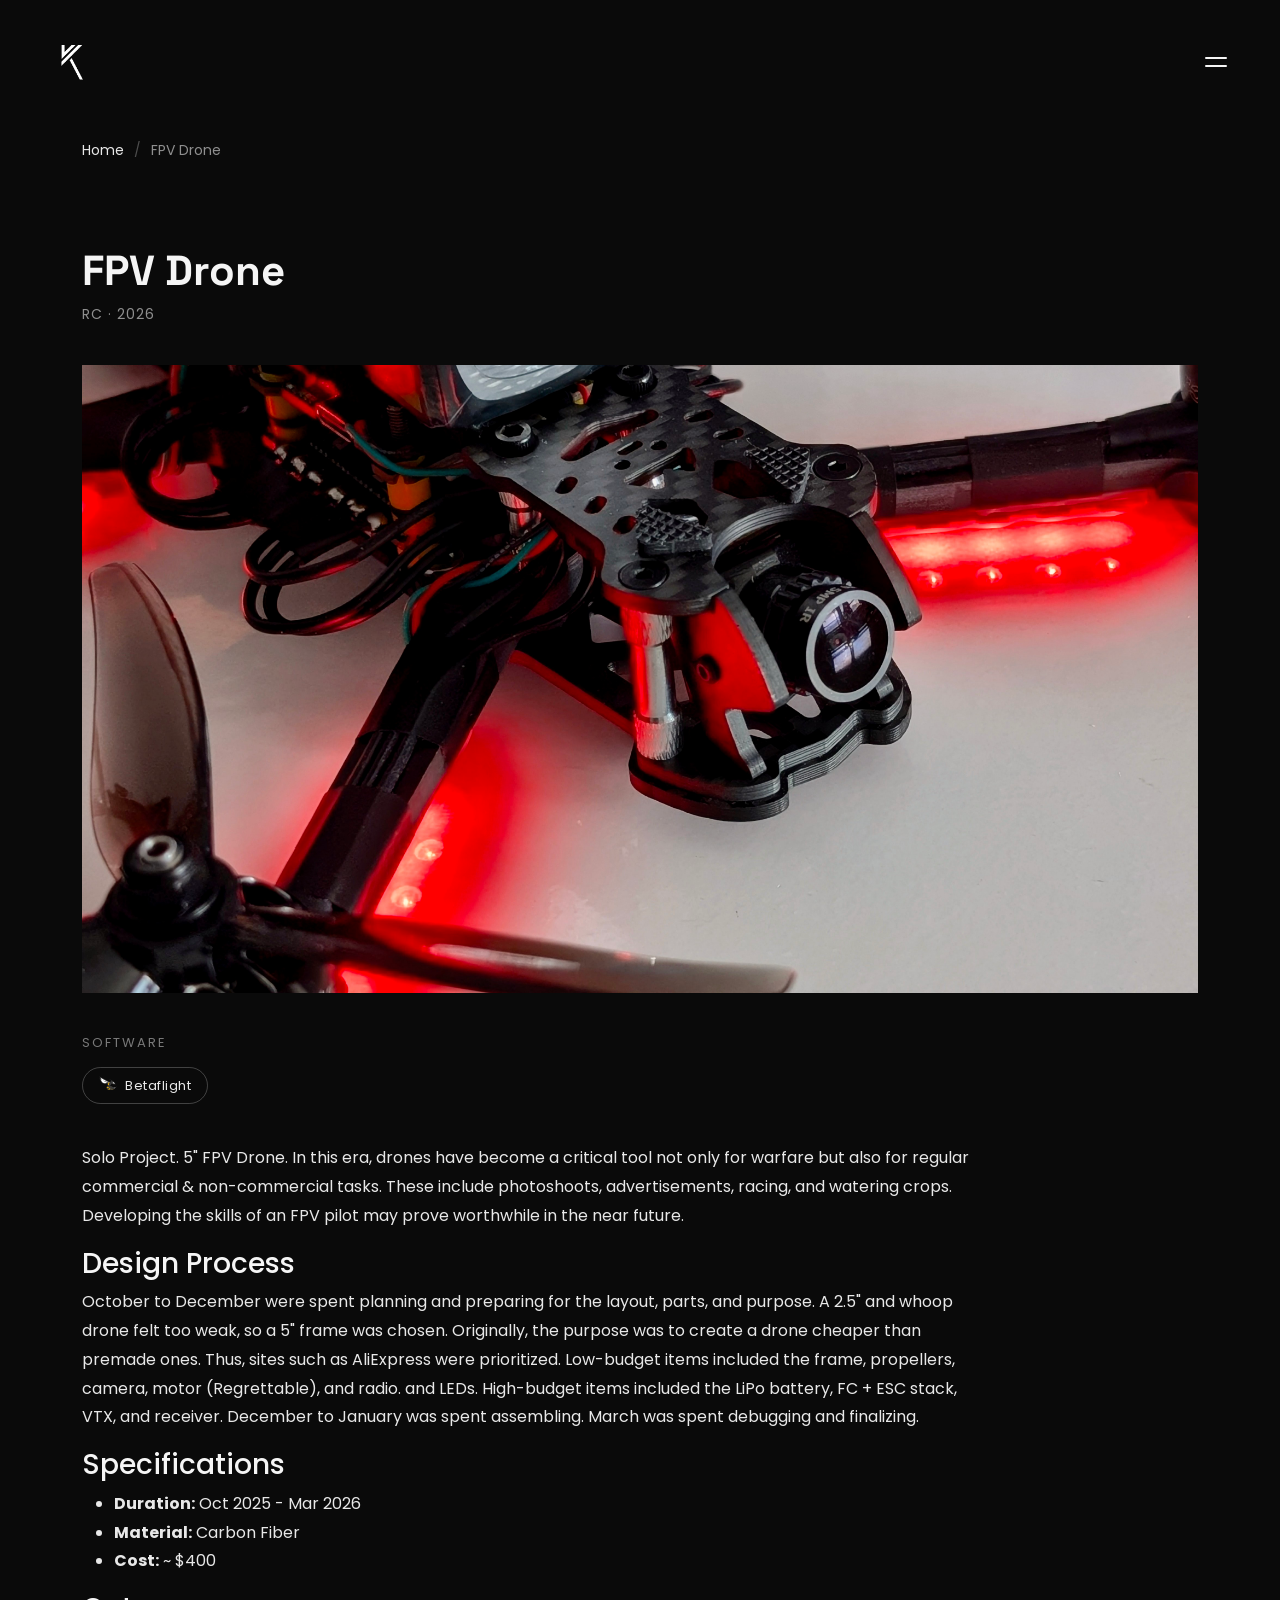
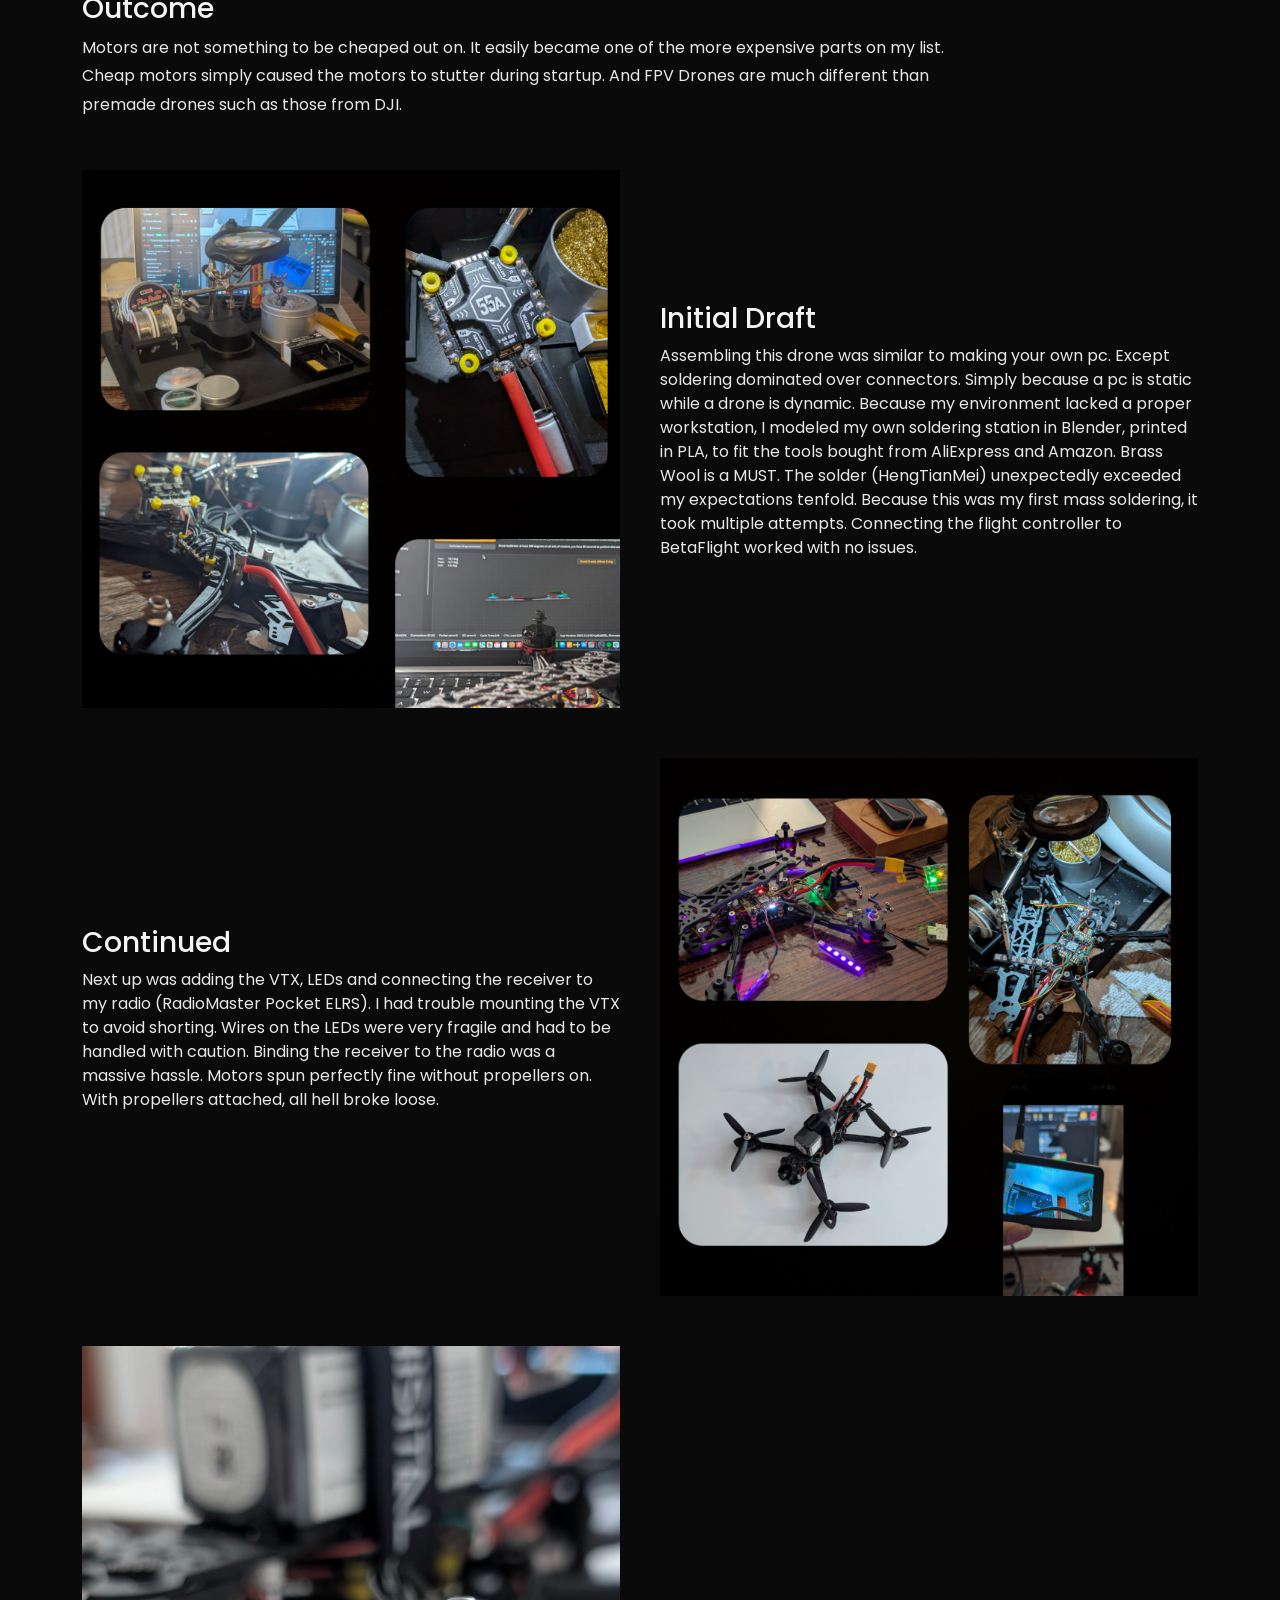
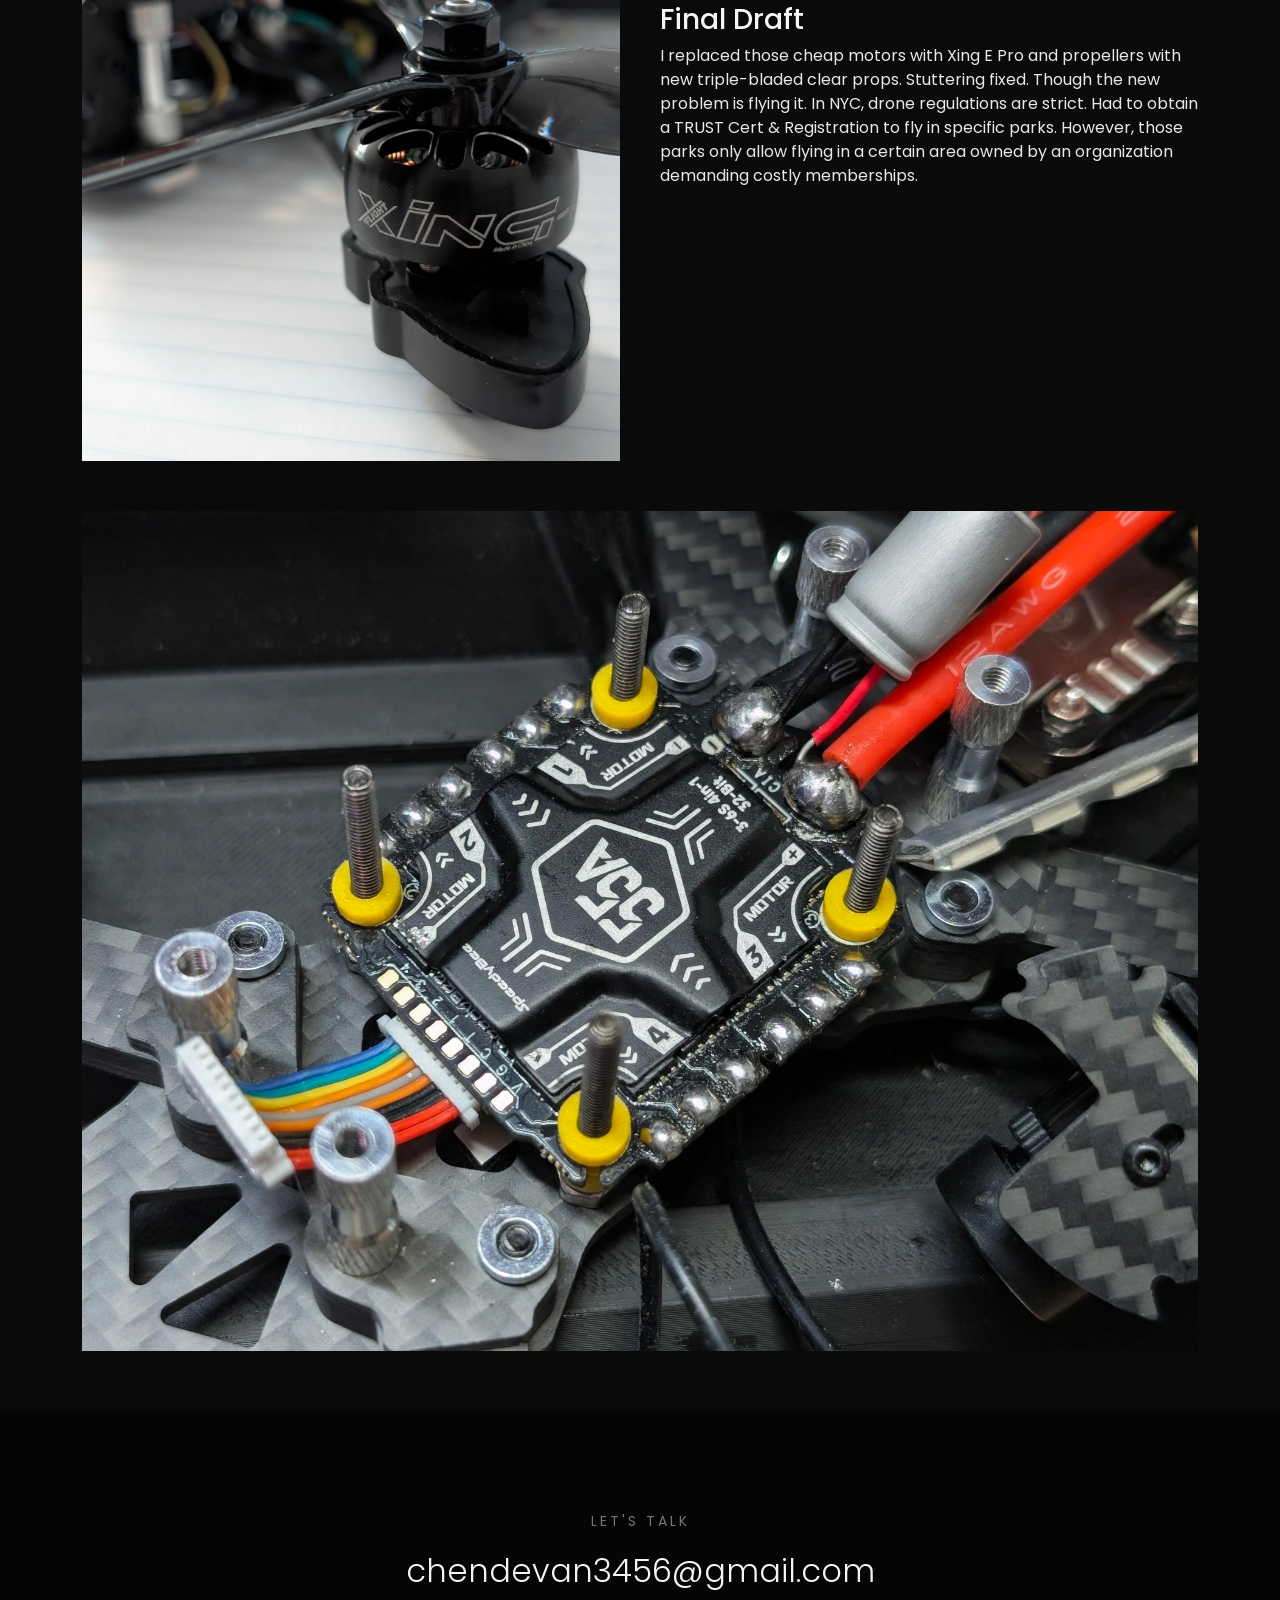
<file: projects/meche-1.html>
<!DOCTYPE html>
<html lang="en">

<head>
  <meta charset="utf-8">
  <meta content="width=device-width, initial-scale=1.0" name="viewport">
  <title>FPV Drone - Devan Chen - Portfolio</title>

  <!-- Favicons -->
  <link href="../assets/img/favicon.png" rel="icon">

  <!-- Fonts -->
  <link href="https://fonts.googleapis.com" rel="preconnect">
  <link href="https://fonts.googleapis.com/css2?family=Space+Grotesk:wght@400;500;700&display=swap" rel="stylesheet">
  <link href="https://fonts.gstatic.com" rel="preconnect" crossorigin>
  <link href="https://fonts.googleapis.com/css2?family=Poppins:ital,wght@0,100;0,200;0,300;0,400;0,500;0,600;0,700;0,800;0,900;1,100;1,200;1,300;1,400;1,500;1,600;1,700;1,800;1,900&display=swap" rel="stylesheet">

  <!-- Vendor CSS Files -->
  <link href="../assets/vendor/bootstrap/css/bootstrap.min.css" rel="stylesheet">
  <link href="../assets/vendor/bootstrap-icons/bootstrap-icons.css" rel="stylesheet">
  <link href="../assets/vendor/aos/aos.css" rel="stylesheet">

  <!-- Main CSS File -->
  <link href="../assets/css/main.css" rel="stylesheet">
</head>

<body>

  <header id="header" class="header">
    <div class="header-inner">
      <a href="../index.html" class="logo">
        <img src="../assets/img/logo.png" alt="Devan Chen">
      </a>

      <button id="menuToggle" class="menu-toggle" aria-label="Menu">
        <svg width="32" height="32" viewBox="0 0 32 32">
          <line class="line line1" x1="6" y1="12" x2="26" y2="12"></line>
          <line class="line line2" x1="6" y1="20" x2="26" y2="20"></line>
        </svg>
      </button>
    </div>
  </header>

  <div id="menuOverlay" class="menu-overlay">
    <nav class="overlay-nav">
      <a href="../index.html#hero">Home</a>
      <a href="../index.html#meche-projects">MechE</a>
      <a href="../index.html#portfolio">CGI</a>
      <a href="../index.html#footer">Contact</a>
    </nav>
  </div>


  <main class="main">

    <div class="page-title">
      <div class="container">
        <nav class="breadcrumbs">
          <ol>
            <li><a href="../index.html">Home</a></li>
            <li class="current">FPV Drone</li>
          </ol>
        </nav>
      </div>
    </div>

    <section class="project-detail section">
      <div class="container">

        <h1 class="project-detail-title">FPV Drone</h1>
        <p class="project-detail-meta">RC &middot; 2026</p>

        <div class="project-detail-hero">
          <img src="../assets/img/portfolio/PROJECT-still-1.jpg" alt="">
        </div>

        <div class="project-detail-software">
          <span class="software-label">Software</span>
          <div class="software-list">
            <a href="https://betaflight.com/" target="_blank" rel="noopener" class="software-pill">
              <img src="../assets/img/icons/Betaflight.svg" alt="">
              <span>Betaflight</span>
            </a>
            <!-- add one <a class="software-pill"> per software used -->
          </div>
        </div>

        <div class="project-detail-body">
          <p>
            Solo Project. 5" FPV Drone. In this era, drones have become a critical tool not only for warfare but also for regular commercial & non-commercial tasks. These include photoshoots, advertisements, racing, and watering crops. Developing the skills of an FPV pilot may prove worthwhile in the near future. 
          <h3 class="project-detail-subhead">Design Process</h3>
          <p>
            October to December were spent planning and preparing for the layout, parts, and purpose. A 2.5" and whoop drone felt too weak, so a 5" frame was chosen. Originally, the purpose was to create a drone cheaper than premade ones. Thus, sites such as AliExpress were prioritized. Low-budget items included the frame, propellers, camera, motor (Regrettable), and radio. and LEDs. High-budget items included the LiPo battery, FC + ESC stack, VTX, and receiver. December to January was spent assembling. March was spent debugging and finalizing.          
          </p>
          <h3 class="project-detail-subhead">Specifications</h3>
          <ul class="project-detail-specs">
            <li><strong>Duration:</strong> Oct 2025 - Mar 2026</li>
            <li><strong>Material:</strong> Carbon Fiber</li>
            <li><strong>Cost:</strong> ~ $400</li>
          </ul>

          <h3 class="project-detail-subhead">Outcome</h3>
          <p>
            Motors are not something to be cheaped out on. It easily became one of the more expensive parts on my list. Cheap motors simply caused the motors to stutter during startup. And FPV Drones are much different than premade drones such as those from DJI.
          </p>
        </div>


        <div class="project-detail-split">
          <div class="split-image">
            <img src="../assets/img/portfolio/PROJECT1-split-1.jpg" alt="">
          </div>
          <div class="split-text">
            <h3 class="project-detail-subhead">Initial Draft</h3>
            <p>
              Assembling this drone was similar to making your own pc. Except soldering dominated over connectors. Simply because a pc is static while a drone is dynamic. Because my environment lacked a proper workstation, I modeled my own soldering station in Blender, printed in PLA, to fit the tools bought from AliExpress and Amazon. Brass Wool is a MUST. The solder (HengTianMei) unexpectedly exceeded my expectations tenfold. Because this was my first mass soldering, it took multiple attempts. Connecting the flight controller to BetaFlight worked with no issues. 
            </p>
          </div>
        </div>
        

        <div class="project-detail-split">
          <div class="split-text">
            <h3 class="project-detail-subhead">Continued</h3>
            <p>
              Next up was adding the VTX, LEDs and connecting the receiver to my radio (RadioMaster Pocket ELRS). I had trouble mounting the VTX to avoid shorting. Wires on the LEDs were very fragile and had to be handled with caution. Binding the receiver to the radio was a massive hassle. Motors spun perfectly fine without propellers on. With propellers attached, all hell broke loose.
            </p>
          </div>
          <div class="split-image">
            <img src="../assets/img/portfolio/PROJECT1-split-2.jpg" alt="">
          </div>
        </div>

        <div class="project-detail-split">
          <div class="split-image">
            <img src="../assets/img/portfolio/PROJECT1-split-3.jpg" alt="">
          </div>
          <div class="split-text">
            <h3 class="project-detail-subhead">Final Draft</h3>
            <p>
              I replaced those cheap motors with Xing E Pro and propellers with new triple-bladed clear props. Stuttering fixed. Though the new problem is flying it. In NYC, drone regulations are strict. Had to obtain a TRUST Cert & Registration to fly in specific parks. However, those parks only allow flying in a certain area owned by an organization demanding costly memberships.
            </p>
          </div>
        </div>



        <div class="project-detail-gallery">
          <img src="../assets/img/portfolio/PROJECT1-gallery-1.jpg" alt="">
          <!-- add as many <img> lines as needed, no limit -->
        </div>

      </div>
    </section>

  </main>

  <footer id="footer" class="footer" data-aos="fade-up">
    <div class="container">
      <div class="footer-contact">
        <p>Let's talk</p>
        <a href="mailto:chendevan3456@gmail.com">chendevan3456@gmail.com</a>
      </div>
    </div>
  </footer>

  <a href="#" id="scroll-top" class="scroll-top d-flex align-items-center justify-content-center"><i class="bi bi-arrow-up-short"></i></a>

  <div id="preloader"></div>

  <script src="../assets/vendor/bootstrap/js/bootstrap.bundle.min.js"></script>
  <script src="../assets/vendor/aos/aos.js"></script>
  <script src="../assets/js/main.js"></script>

</body>

</html>
</file>
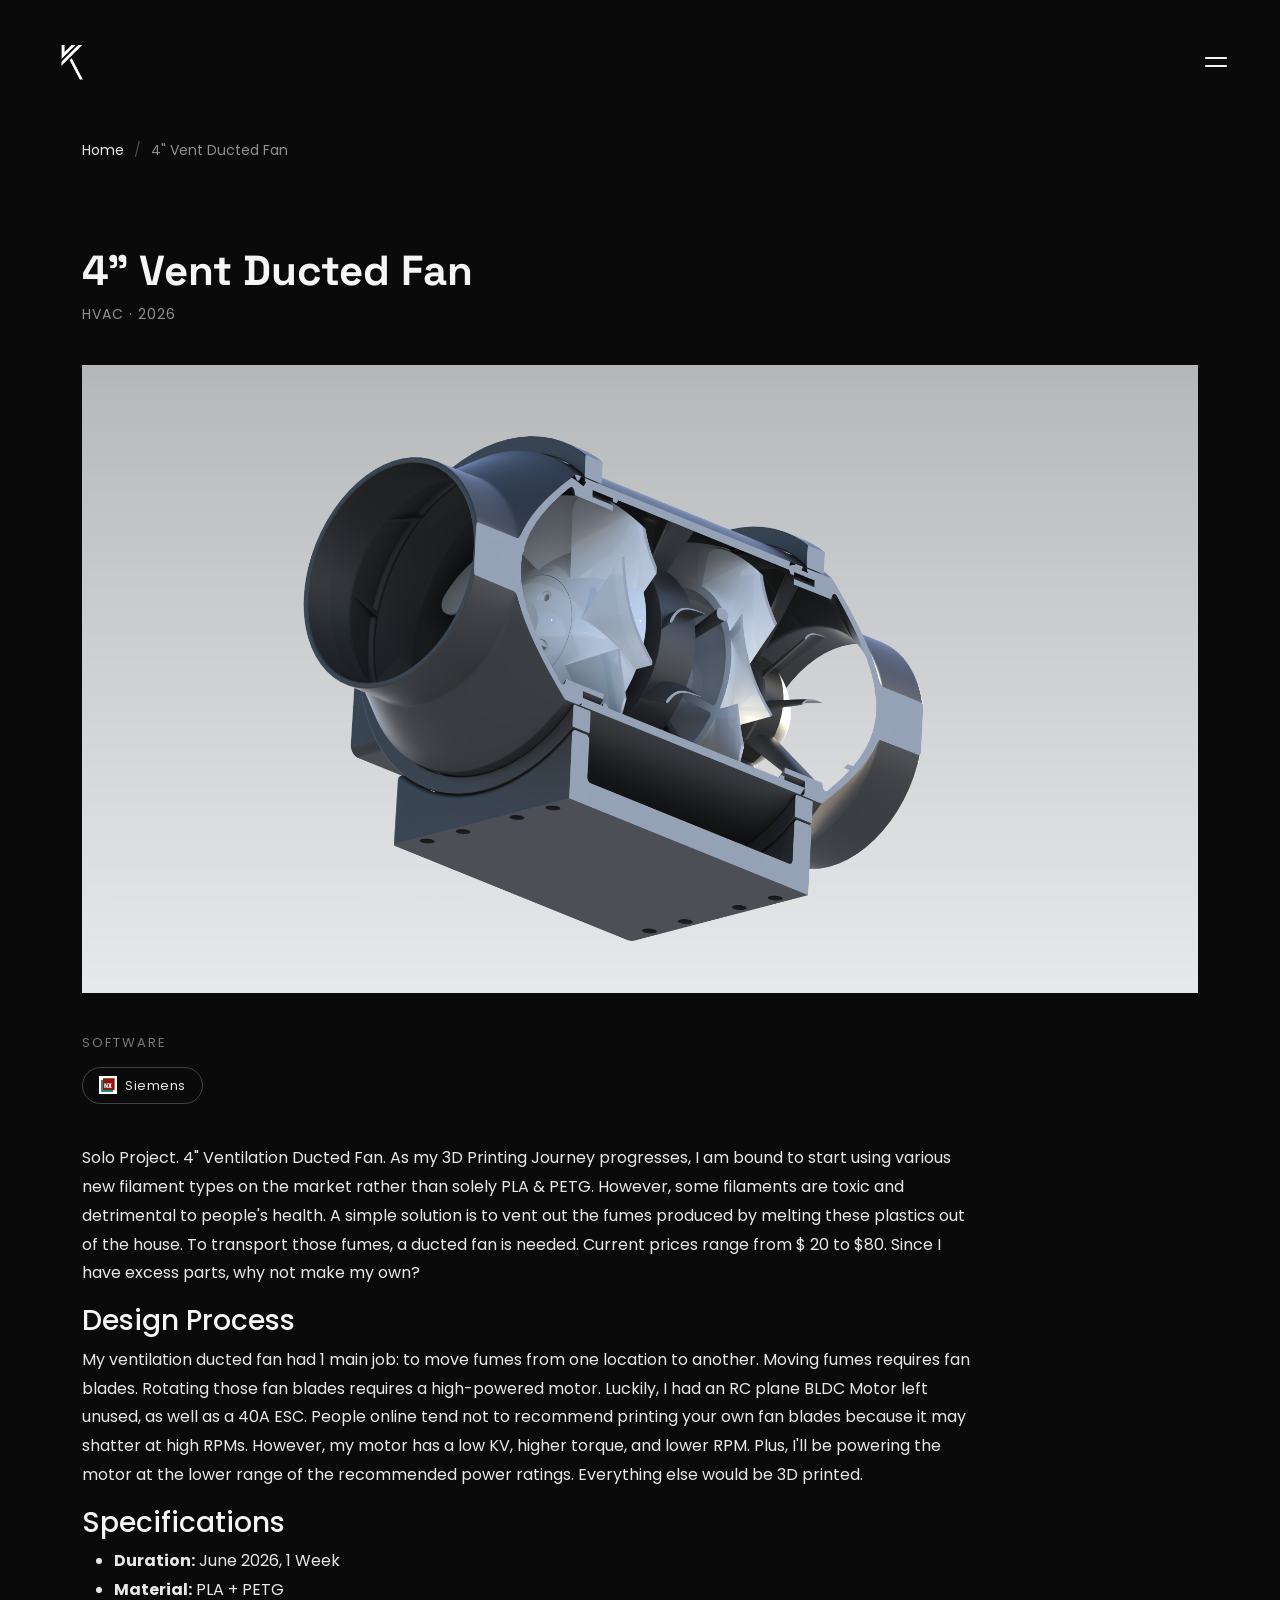
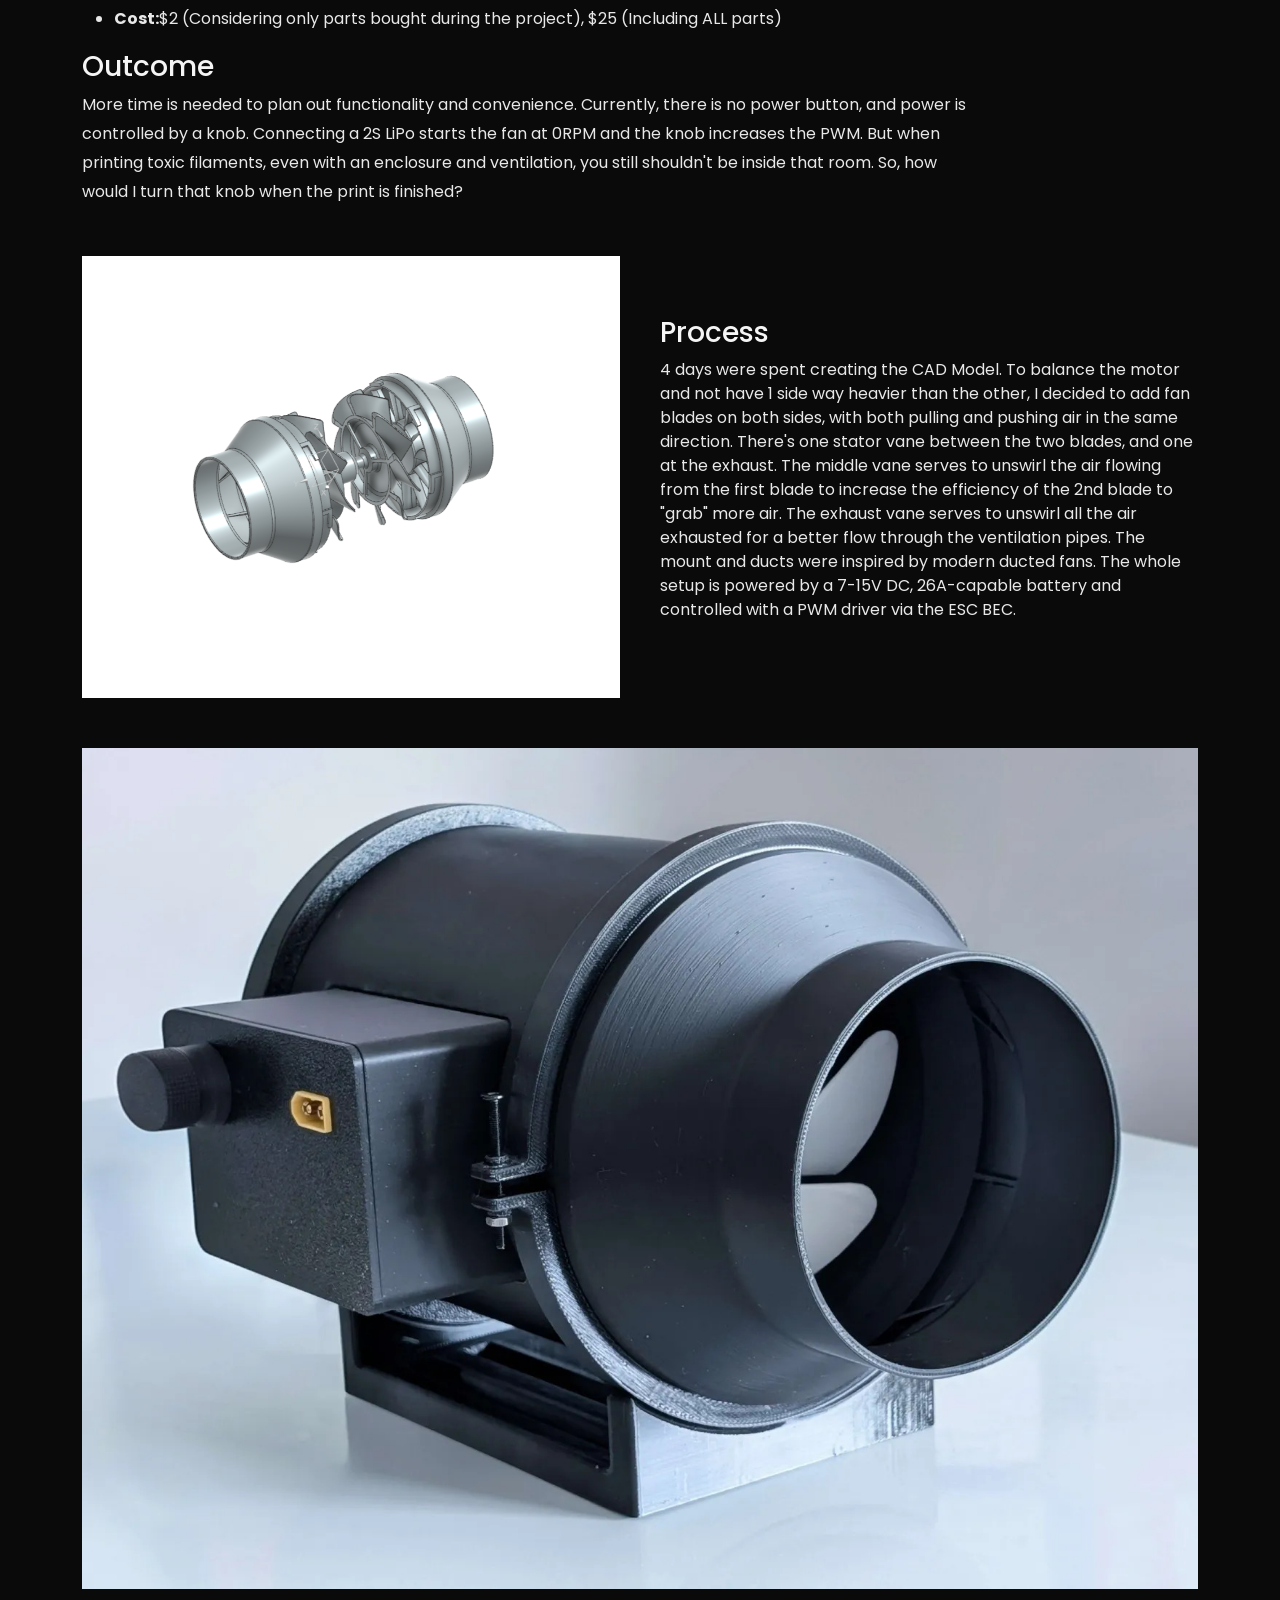
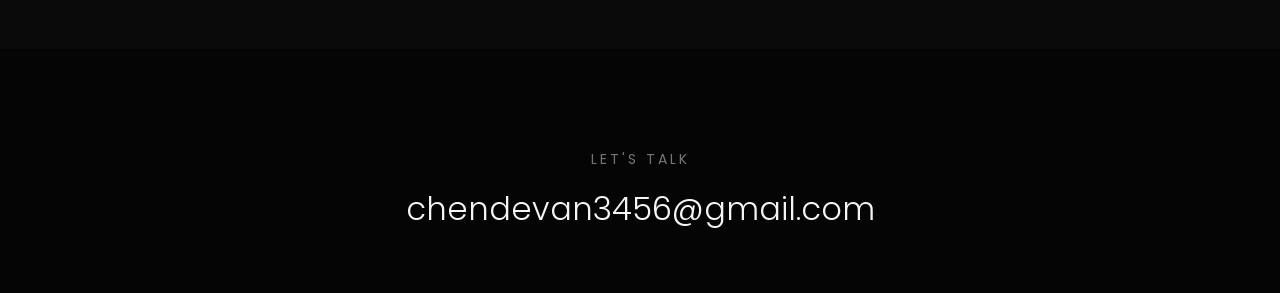
<file: projects/meche-2.html>
<!DOCTYPE html>
<html lang="en">

<head>
  <meta charset="utf-8">
  <meta content="width=device-width, initial-scale=1.0" name="viewport">
  <title>4" Vent Ducted Fan - Devan Chen - Portfolio</title>

  <!-- Favicons -->
  <link href="../assets/img/favicon.png" rel="icon">

  <!-- Fonts -->
  <link href="https://fonts.googleapis.com" rel="preconnect">
  <link href="https://fonts.googleapis.com/css2?family=Space+Grotesk:wght@400;500;700&display=swap" rel="stylesheet">
  <link href="https://fonts.gstatic.com" rel="preconnect" crossorigin>
  <link href="https://fonts.googleapis.com/css2?family=Poppins:ital,wght@0,100;0,200;0,300;0,400;0,500;0,600;0,700;0,800;0,900;1,100;1,200;1,300;1,400;1,500;1,600;1,700;1,800;1,900&display=swap" rel="stylesheet">

  <!-- Vendor CSS Files -->
  <link href="../assets/vendor/bootstrap/css/bootstrap.min.css" rel="stylesheet">
  <link href="../assets/vendor/bootstrap-icons/bootstrap-icons.css" rel="stylesheet">
  <link href="../assets/vendor/aos/aos.css" rel="stylesheet">

  <!-- Main CSS File -->
  <link href="../assets/css/main.css" rel="stylesheet">
</head>

<body>

  <header id="header" class="header">
    <div class="header-inner">
      <a href="../index.html" class="logo">
        <img src="../assets/img/logo.png" alt="Devan Chen">
      </a>

      <button id="menuToggle" class="menu-toggle" aria-label="Menu">
        <svg width="32" height="32" viewBox="0 0 32 32">
          <line class="line line1" x1="6" y1="12" x2="26" y2="12"></line>
          <line class="line line2" x1="6" y1="20" x2="26" y2="20"></line>
        </svg>
      </button>
    </div>
  </header>

  <div id="menuOverlay" class="menu-overlay">
    <nav class="overlay-nav">
      <a href="../index.html#hero">Home</a>
      <a href="../index.html#meche-projects">MechE</a>
      <a href="../index.html#portfolio">CGI</a>
      <a href="../index.html#footer">Contact</a>
    </nav>
  </div>


  <main class="main">

    <div class="page-title">
      <div class="container">
        <nav class="breadcrumbs">
          <ol>
            <li><a href="../index.html">Home</a></li>
            <li class="current">4" Vent Ducted Fan</li>
          </ol>
        </nav>
      </div>
    </div>

    <section class="project-detail section">
      <div class="container">

        <h1 class="project-detail-title">4" Vent Ducted Fan</h1>
        <p class="project-detail-meta">HVAC &middot; 2026</p>

        <div class="project-detail-hero">
          <img src="../assets/img/portfolio/PROJECT-still-2.jpg" alt="">
        </div>

        <div class="project-detail-software">
          <span class="software-label">Software</span>
          <div class="software-list">
            <a href="https://www.siemens.com/en-us/" target="_blank" rel="noopener" class="software-pill">
              <img src="../assets/img/icons/NX.svg" alt="">
              <span>Siemens</span>
            </a>
            <!-- add one <a class="software-pill"> per software used -->
          </div>
        </div>

        <div class="project-detail-body">
          <p>
            Solo Project. 4" Ventilation Ducted Fan. As my 3D Printing Journey progresses, I am bound to start using various new filament types on the market rather than solely PLA & PETG. However, some filaments are toxic and detrimental to people's health. A simple solution is to vent out the fumes produced by melting these plastics out of the house. To transport those fumes, a ducted fan is needed. Current prices range from $ 20 to $80. Since I have excess parts, why not make my own?          <h3 class="project-detail-subhead">Design Process</h3>
          <p>
            My ventilation ducted fan had 1 main job: to move fumes from one location to another. Moving fumes requires fan blades. Rotating those fan blades requires a high-powered motor. Luckily, I had an RC plane BLDC Motor left unused, as well as a 40A ESC. People online tend not to recommend printing your own fan blades because it may shatter at high RPMs. However, my motor has a low KV, higher torque, and lower RPM. Plus, I'll be powering the motor at the lower range of the recommended power ratings. Everything else would be 3D printed.            
          </p>
          <h3 class="project-detail-subhead">Specifications</h3>
          <ul class="project-detail-specs">
            <li><strong>Duration:</strong> June 2026, 1 Week</li>
            <li><strong>Material:</strong> PLA + PETG</li>
            <li><strong>Cost:</strong>$2 (Considering only parts bought during the project), $25 (Including ALL parts)</li>
          </ul>

          <h3 class="project-detail-subhead">Outcome</h3>
          <p>
            More time is needed to plan out functionality and convenience. Currently, there is no power button, and power is controlled by a knob. Connecting a 2S LiPo starts the fan at 0RPM and the knob increases the PWM. But when printing toxic filaments, even with an enclosure and ventilation, you still shouldn't be inside that room. So, how would I turn that knob when the print is finished?
          </p>
        </div>


        <div class="project-detail-split">
          <div class="split-image">
            <img src="../assets/img/portfolio/PROJECT2-split-1.jpg" alt="">
          </div>
          <div class="split-text">
            <h3 class="project-detail-subhead">Process</h3>
            <p>
              4 days were spent creating the CAD Model. To balance the motor and not have 1 side way heavier than the other, I decided to add fan blades on both sides, with both pulling and pushing air in the same direction. There's one stator vane between the two blades, and one at the exhaust. The middle vane serves to unswirl the air flowing from the first blade to increase the efficiency of the 2nd blade to "grab" more air. The exhaust vane serves to unswirl all the air exhausted for a better flow through the ventilation pipes. The mount and ducts were inspired by modern ducted fans. The whole setup is powered by a 7-15V DC, 26A-capable battery and controlled with a PWM driver via the ESC BEC.            </p>
          </div>
        </div>
        
        <div class="project-detail-gallery">
          <img src="../assets/img/portfolio/PROJECT2-gallery-1.jpg" alt="">
          <!-- add as many <img> lines as needed, no limit -->
        </div>

      </div>
    </section>

  </main>

  <footer id="footer" class="footer" data-aos="fade-up">
    <div class="container">
      <div class="footer-contact">
        <p>Let's talk</p>
        <a href="mailto:chendevan3456@gmail.com">chendevan3456@gmail.com</a>
      </div>
    </div>
  </footer>

  <a href="#" id="scroll-top" class="scroll-top d-flex align-items-center justify-content-center"><i class="bi bi-arrow-up-short"></i></a>

  <div id="preloader"></div>

  <script src="../assets/vendor/bootstrap/js/bootstrap.bundle.min.js"></script>
  <script src="../assets/vendor/aos/aos.js"></script>
  <script src="../assets/js/main.js"></script>

</body>

</html>
</file>
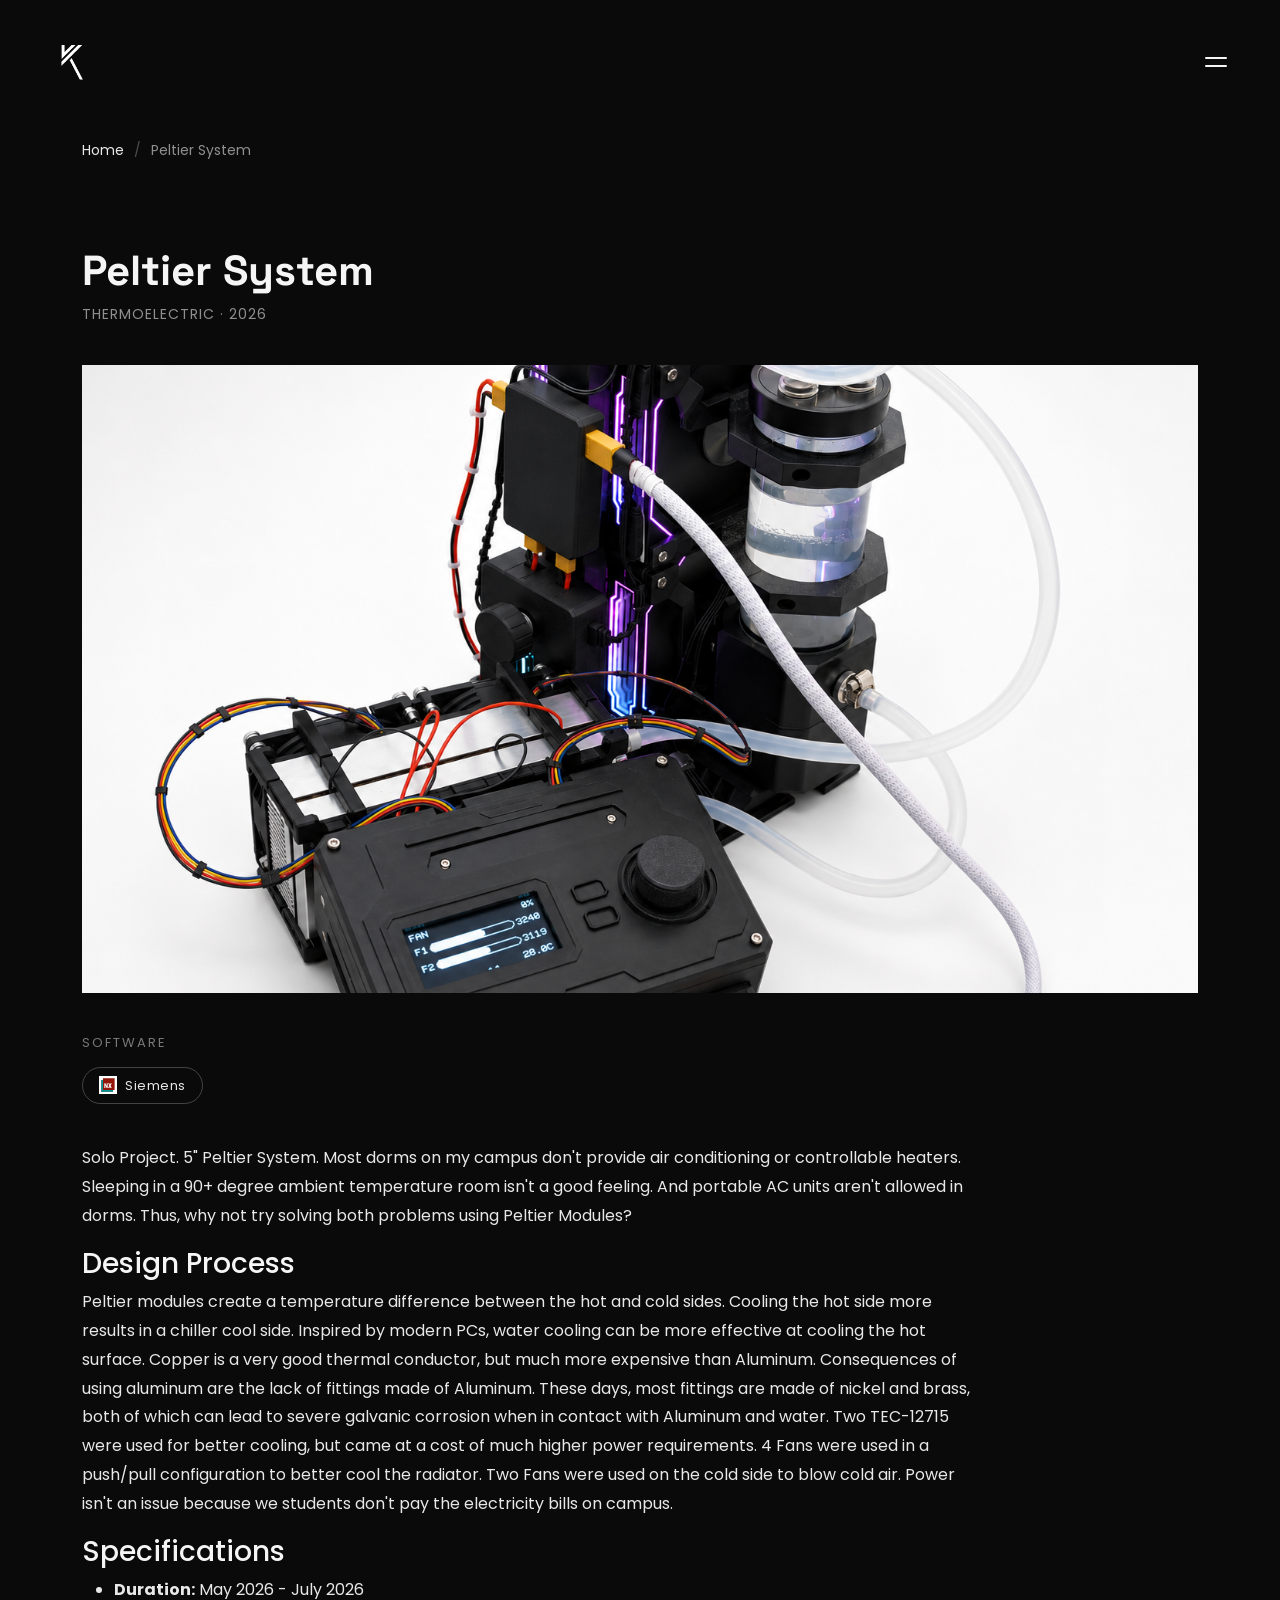
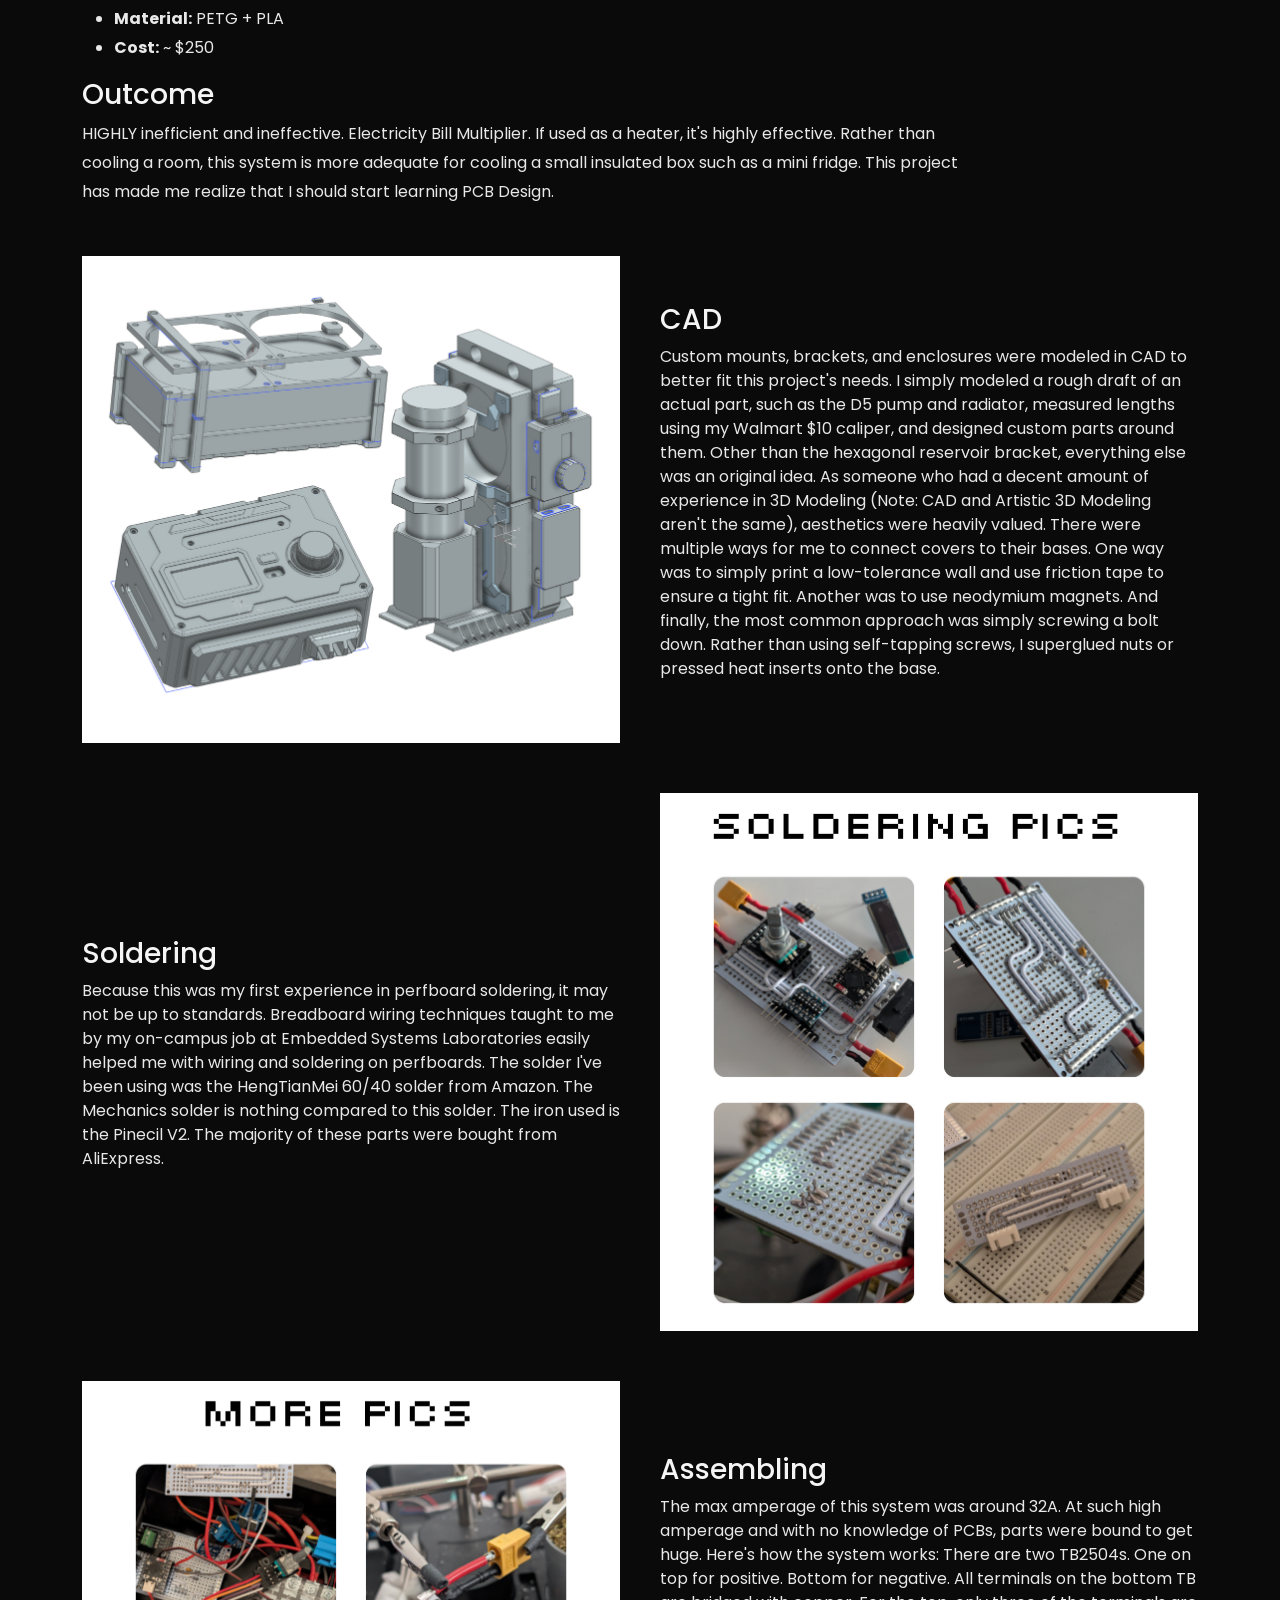
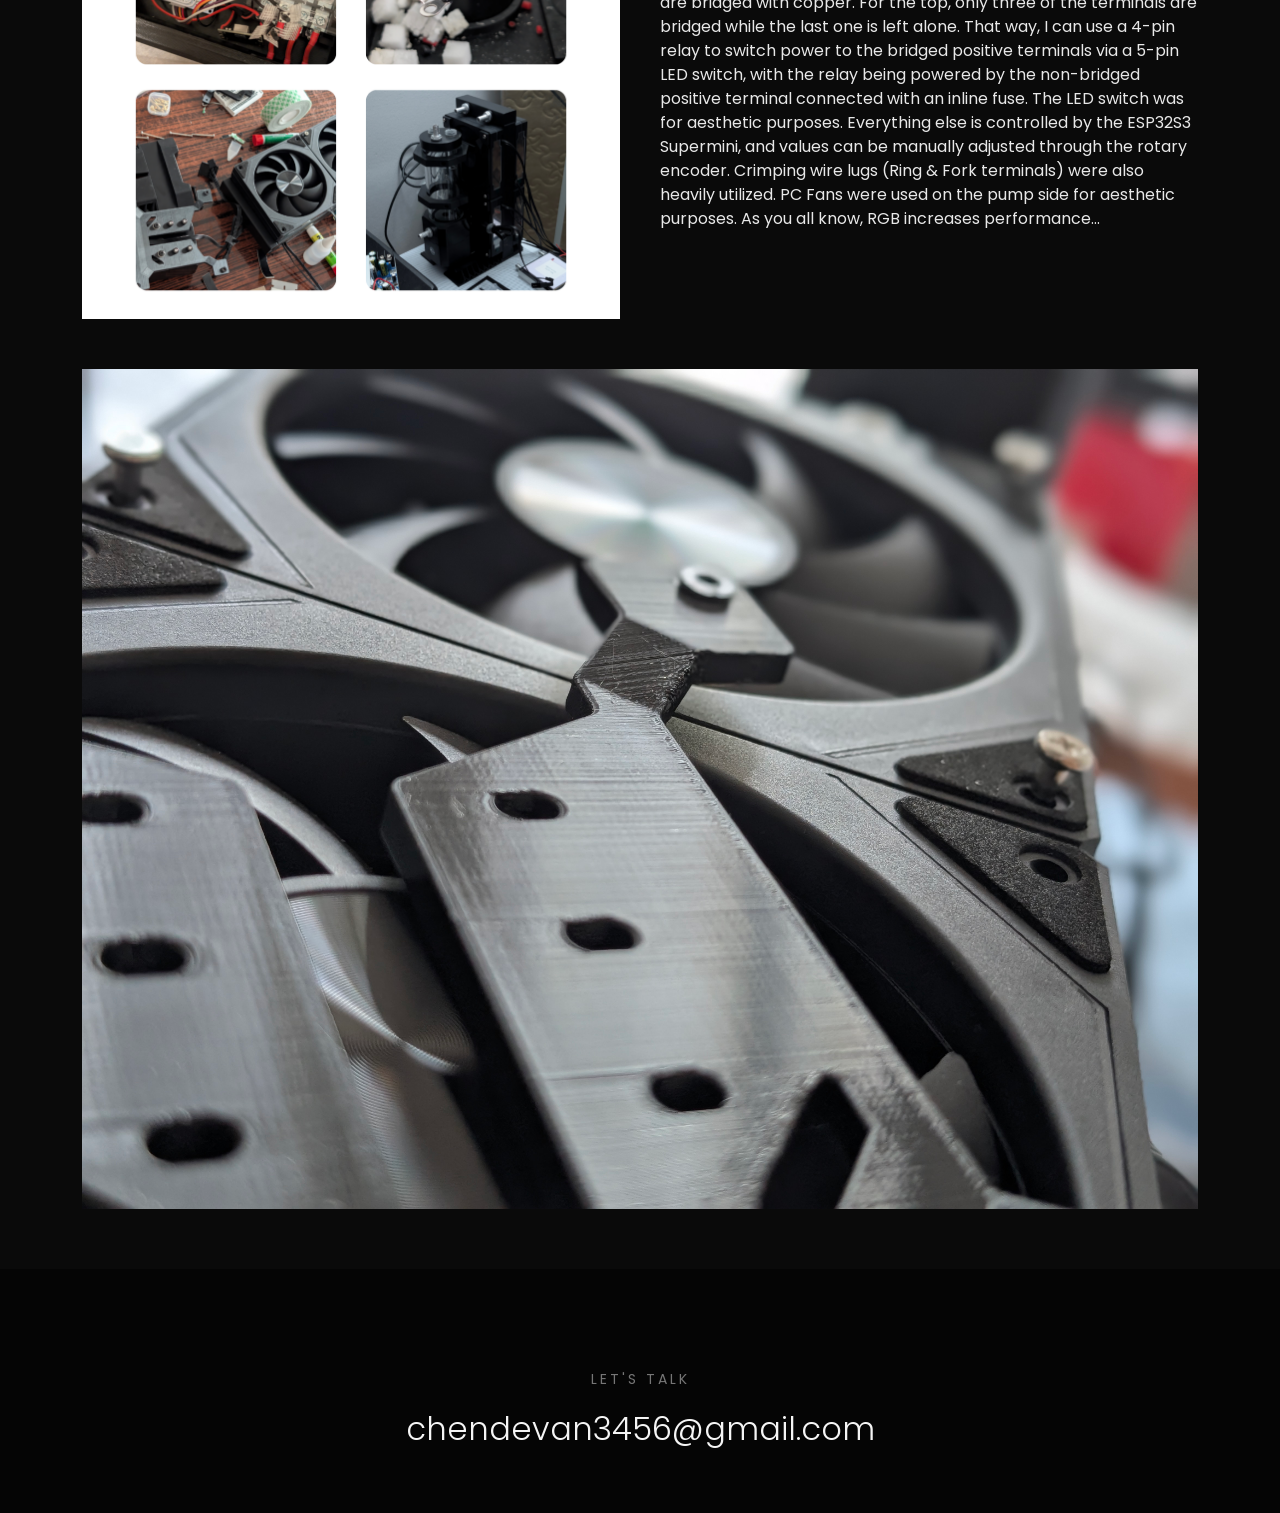
<file: projects/meche-3.html>
<!DOCTYPE html>
<html lang="en">

<head>
  <meta charset="utf-8">
  <meta content="width=device-width, initial-scale=1.0" name="viewport">
  <title>Peltier System - Devan Chen - Portfolio</title>

  <!-- Favicons -->
  <link href="../assets/img/favicon.png" rel="icon">

  <!-- Fonts -->
  <link href="https://fonts.googleapis.com" rel="preconnect">
  <link href="https://fonts.googleapis.com/css2?family=Space+Grotesk:wght@400;500;700&display=swap" rel="stylesheet">
  <link href="https://fonts.gstatic.com" rel="preconnect" crossorigin>
  <link href="https://fonts.googleapis.com/css2?family=Poppins:ital,wght@0,100;0,200;0,300;0,400;0,500;0,600;0,700;0,800;0,900;1,100;1,200;1,300;1,400;1,500;1,600;1,700;1,800;1,900&display=swap" rel="stylesheet">

  <!-- Vendor CSS Files -->
  <link href="../assets/vendor/bootstrap/css/bootstrap.min.css" rel="stylesheet">
  <link href="../assets/vendor/bootstrap-icons/bootstrap-icons.css" rel="stylesheet">
  <link href="../assets/vendor/aos/aos.css" rel="stylesheet">

  <!-- Main CSS File -->
  <link href="../assets/css/main.css" rel="stylesheet">
</head>

<body>

  <header id="header" class="header">
    <div class="header-inner">
      <a href="../index.html" class="logo">
        <img src="../assets/img/logo.png" alt="Devan Chen">
      </a>

      <button id="menuToggle" class="menu-toggle" aria-label="Menu">
        <svg width="32" height="32" viewBox="0 0 32 32">
          <line class="line line1" x1="6" y1="12" x2="26" y2="12"></line>
          <line class="line line2" x1="6" y1="20" x2="26" y2="20"></line>
        </svg>
      </button>
    </div>
  </header>

  <div id="menuOverlay" class="menu-overlay">
    <nav class="overlay-nav">
      <a href="../index.html#hero">Home</a>
      <a href="../index.html#meche-projects">MechE</a>
      <a href="../index.html#portfolio">CGI</a>
      <a href="../index.html#footer">Contact</a>
    </nav>
  </div>


  <main class="main">

    <div class="page-title">
      <div class="container">
        <nav class="breadcrumbs">
          <ol>
            <li><a href="../index.html">Home</a></li>
            <li class="current">Peltier System</li>
          </ol>
        </nav>
      </div>
    </div>

    <section class="project-detail section">
      <div class="container">

        <h1 class="project-detail-title">Peltier System</h1>
        <p class="project-detail-meta">Thermoelectric &middot; 2026</p>

        <div class="project-detail-hero">
          <img src="../assets/img/portfolio/PROJECT-still-3.jpg" alt="">
        </div>

        <div class="project-detail-software">
          <span class="software-label">Software</span>
          <div class="software-list">
            <a href="https://www.siemens.com/en-us/" target="_blank" rel="noopener" class="software-pill">
              <img src="../assets/img/icons/NX.svg" alt="">
              <span>Siemens</span>
            </a>
            <!-- add one <a class="software-pill"> per software used -->
          </div>
        </div>

        <div class="project-detail-body">
          <p>
            Solo Project. 5" Peltier System. Most dorms on my campus don't provide air conditioning or controllable heaters. Sleeping in a 90+ degree ambient temperature room isn't a good feeling. And portable AC units aren't allowed in dorms. Thus, why not try solving both problems using Peltier Modules?           
          <h3 class="project-detail-subhead">Design Process</h3>
          <p>
            Peltier modules create a temperature difference between the hot and cold sides. Cooling the hot side more results in a chiller cool side. Inspired by modern PCs, water cooling can be more effective at cooling the hot surface. Copper is a very good thermal conductor, but much more expensive than Aluminum. Consequences of using aluminum are the lack of fittings made of Aluminum. These days, most fittings are made of nickel and brass, both of which can lead to severe galvanic corrosion when in contact with Aluminum and water. Two TEC-12715 were used for better cooling, but came at a cost of much higher power requirements. 4 Fans were used in a push/pull configuration to better cool the radiator. Two Fans were used on the cold side to blow cold air. Power isn't an issue because we students don't pay the electricity bills on campus.          </p>
          <h3 class="project-detail-subhead">Specifications</h3>
          <ul class="project-detail-specs">
            <li><strong>Duration:</strong> May 2026 - July 2026</li>
            <li><strong>Material:</strong> PETG + PLA</li>
            <li><strong>Cost:</strong> ~ $250</li>
          </ul>

          <h3 class="project-detail-subhead">Outcome</h3>
          <p>
            HIGHLY inefficient and ineffective. Electricity Bill Multiplier. If used as a heater, it's highly effective. Rather than cooling a room, this system is more adequate for cooling a small insulated box such as a mini fridge. This project has made me realize that I should start learning PCB Design. 
          </p>
        </div>


        <div class="project-detail-split">
          <div class="split-image">
            <img src="../assets/img/portfolio/PROJECT3-split-1.png" alt="">
          </div>
          <div class="split-text">
            <h3 class="project-detail-subhead">CAD</h3>
            <p>
              Custom mounts, brackets, and enclosures were modeled in CAD to better fit this project's needs. I simply modeled a rough draft of an actual part, such as the D5 pump and radiator, measured lengths using my Walmart $10 caliper, and designed custom parts around them. Other than the hexagonal reservoir bracket, everything else was an original idea. As someone who had a decent amount of experience in 3D Modeling (Note: CAD and Artistic 3D Modeling aren't the same), aesthetics were heavily valued. There were multiple ways for me to connect covers to their bases. One way was to simply print a low-tolerance wall and use friction tape to ensure a tight fit. Another was to use neodymium magnets. And finally, the most common approach was simply screwing a bolt down. Rather than using self-tapping screws, I superglued nuts or pressed heat inserts onto the base. 
            </p>
          </div>
        </div>
        

        <div class="project-detail-split">
          <div class="split-text">
            <h3 class="project-detail-subhead">Soldering</h3>
            <p>
              Because this was my first experience in perfboard soldering, it may not be up to standards. Breadboard wiring techniques taught to me by my on-campus job at Embedded Systems Laboratories easily helped me with wiring and soldering on perfboards. The solder I've been using was the HengTianMei 60/40 solder from Amazon. The Mechanics solder is nothing compared to this solder. The iron used is the Pinecil V2. The majority of these parts were bought from AliExpress. 
            </p>
          </div>
          <div class="split-image">
            <img src="../assets/img/portfolio/PROJECT3-split-2.png" alt="">
          </div>
        </div>

        <div class="project-detail-split">
          <div class="split-image">
            <img src="../assets/img/portfolio/PROJECT3-split-3.png" alt="">
          </div>
          <div class="split-text">
            <h3 class="project-detail-subhead">Assembling</h3>
            <p>
              The max amperage of this system was around 32A. At such high amperage and with no knowledge of PCBs, parts were bound to get huge. Here's how the system works: There are two TB2504s. One on top for positive. Bottom for negative. All terminals on the bottom TB are bridged with copper. For the top, only three of the terminals are bridged while the last one is left alone. That way, I can use a 4-pin relay to switch power to the bridged positive terminals via a 5-pin LED switch, with the relay being powered by the non-bridged positive terminal connected with an inline fuse. The LED switch was for aesthetic purposes. Everything else is controlled by the ESP32S3 Supermini, and values can be manually adjusted through the rotary encoder. Crimping wire lugs (Ring & Fork terminals) were also heavily utilized. PC Fans were used on the pump side for aesthetic purposes. As you all know, RGB increases performance... 
            </p>
          </div>
        </div>



        <div class="project-detail-gallery">
          <img src="../assets/img/portfolio/PROJECT3-gallery-1.jpg" alt="">
          <!-- add as many <img> lines as needed, no limit -->
        </div>

      </div>
    </section>

  </main>

  <footer id="footer" class="footer" data-aos="fade-up">
    <div class="container">
      <div class="footer-contact">
        <p>Let's talk</p>
        <a href="mailto:chendevan3456@gmail.com">chendevan3456@gmail.com</a>
      </div>
    </div>
  </footer>

  <a href="#" id="scroll-top" class="scroll-top d-flex align-items-center justify-content-center"><i class="bi bi-arrow-up-short"></i></a>

  <div id="preloader"></div>

  <script src="../assets/vendor/bootstrap/js/bootstrap.bundle.min.js"></script>
  <script src="../assets/vendor/aos/aos.js"></script>
  <script src="../assets/js/main.js"></script>

</body>

</html>
</file>
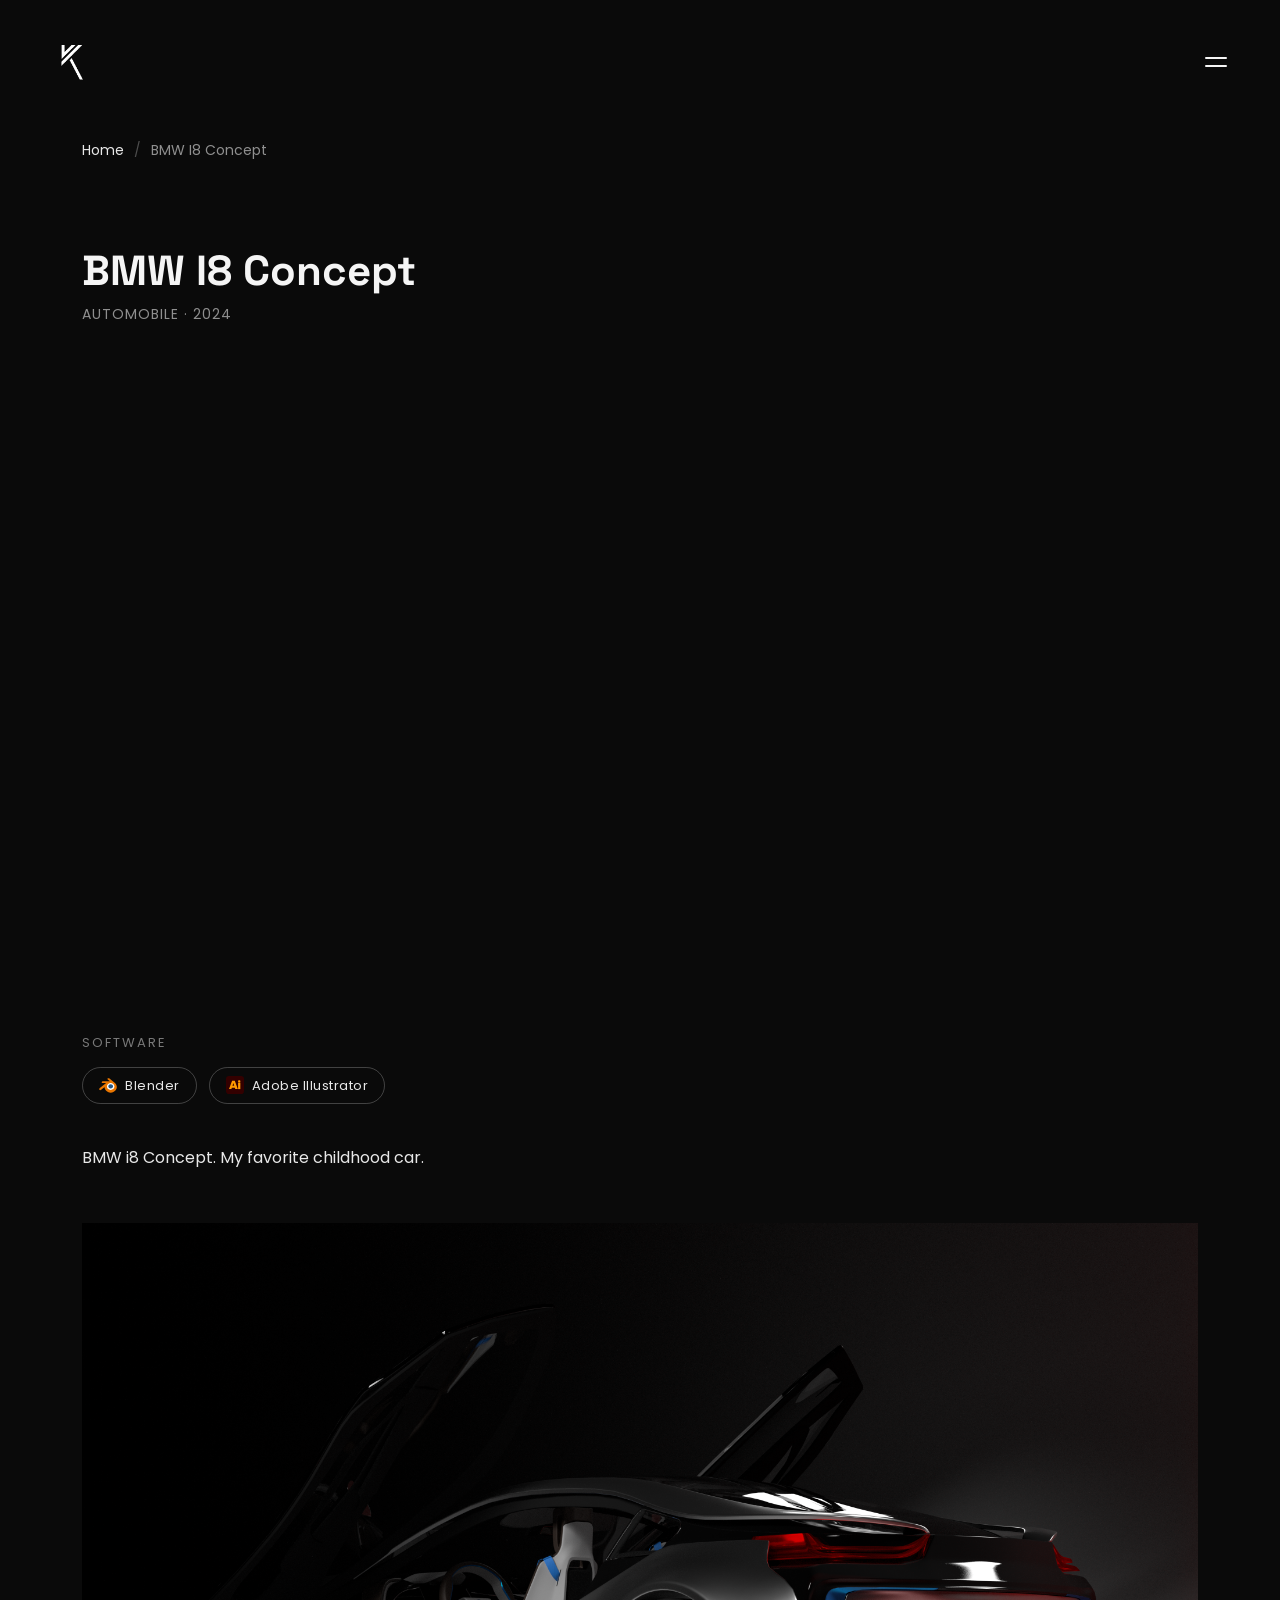
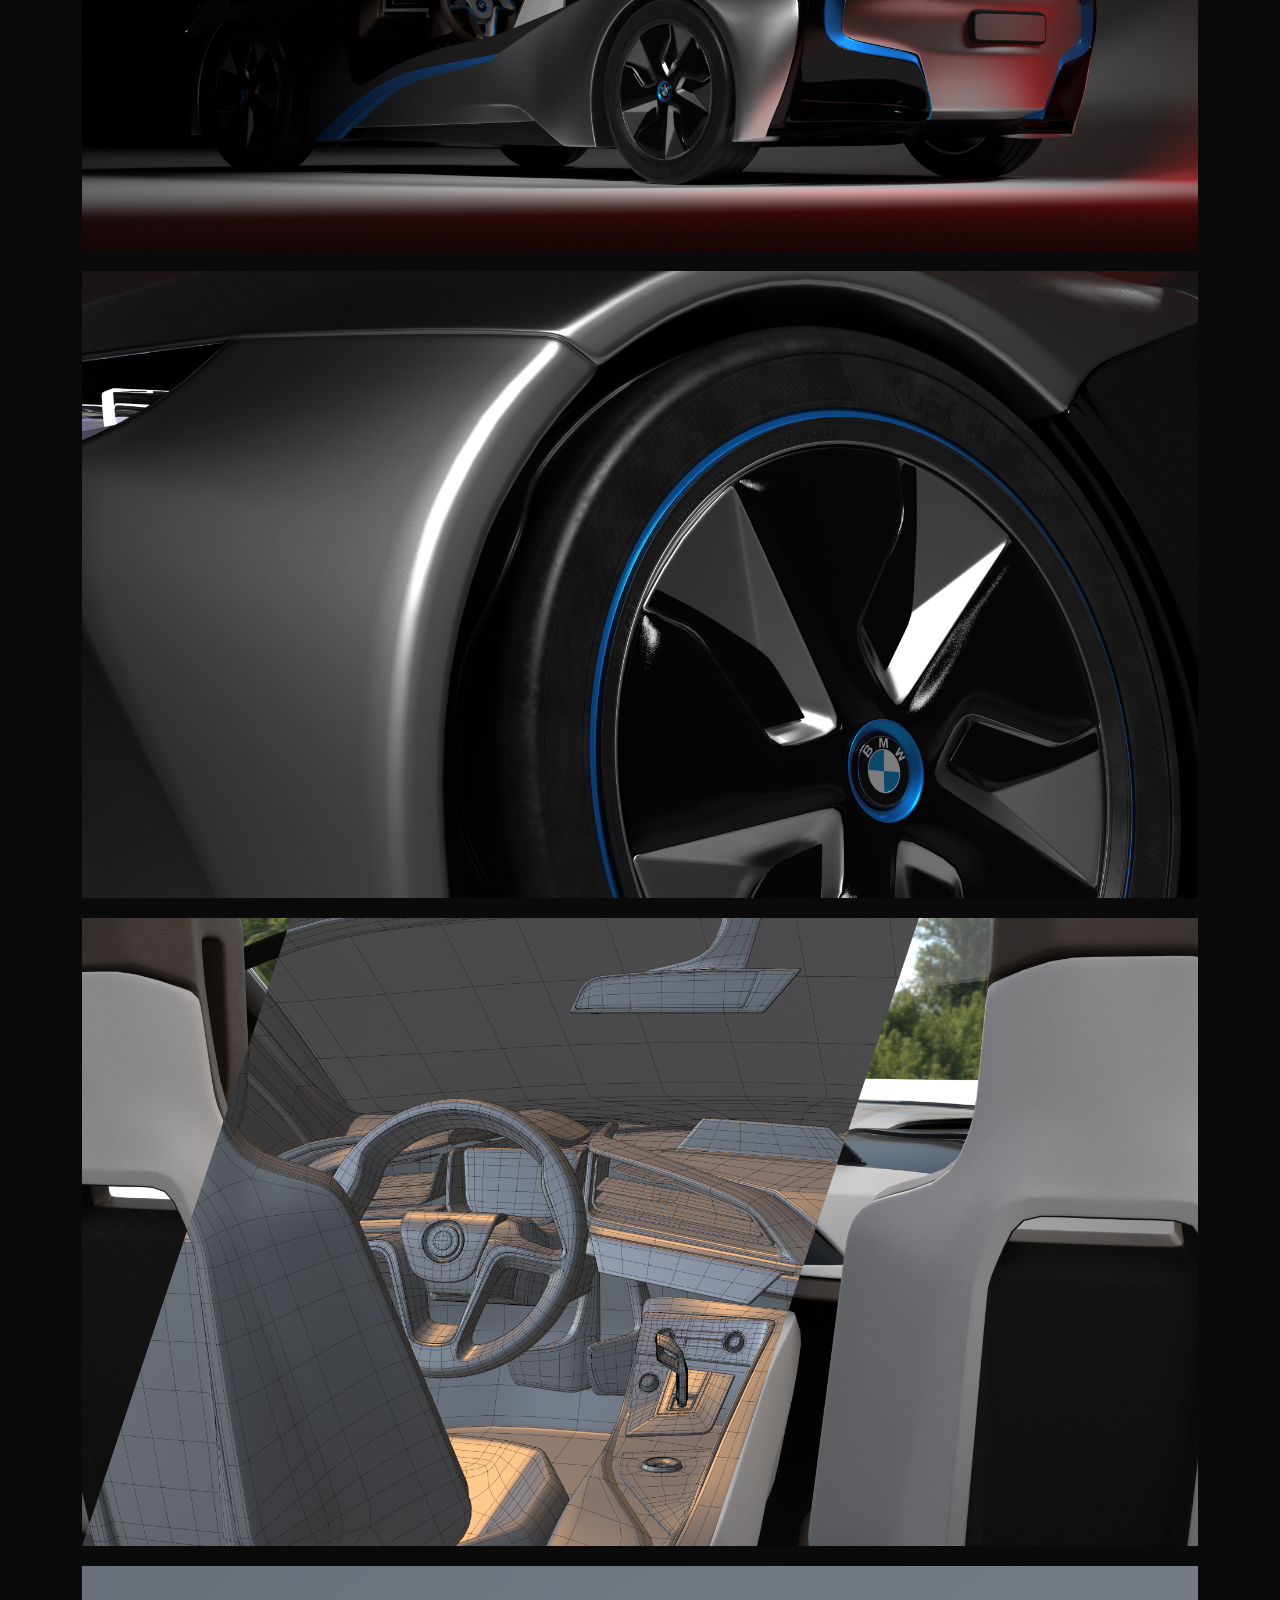
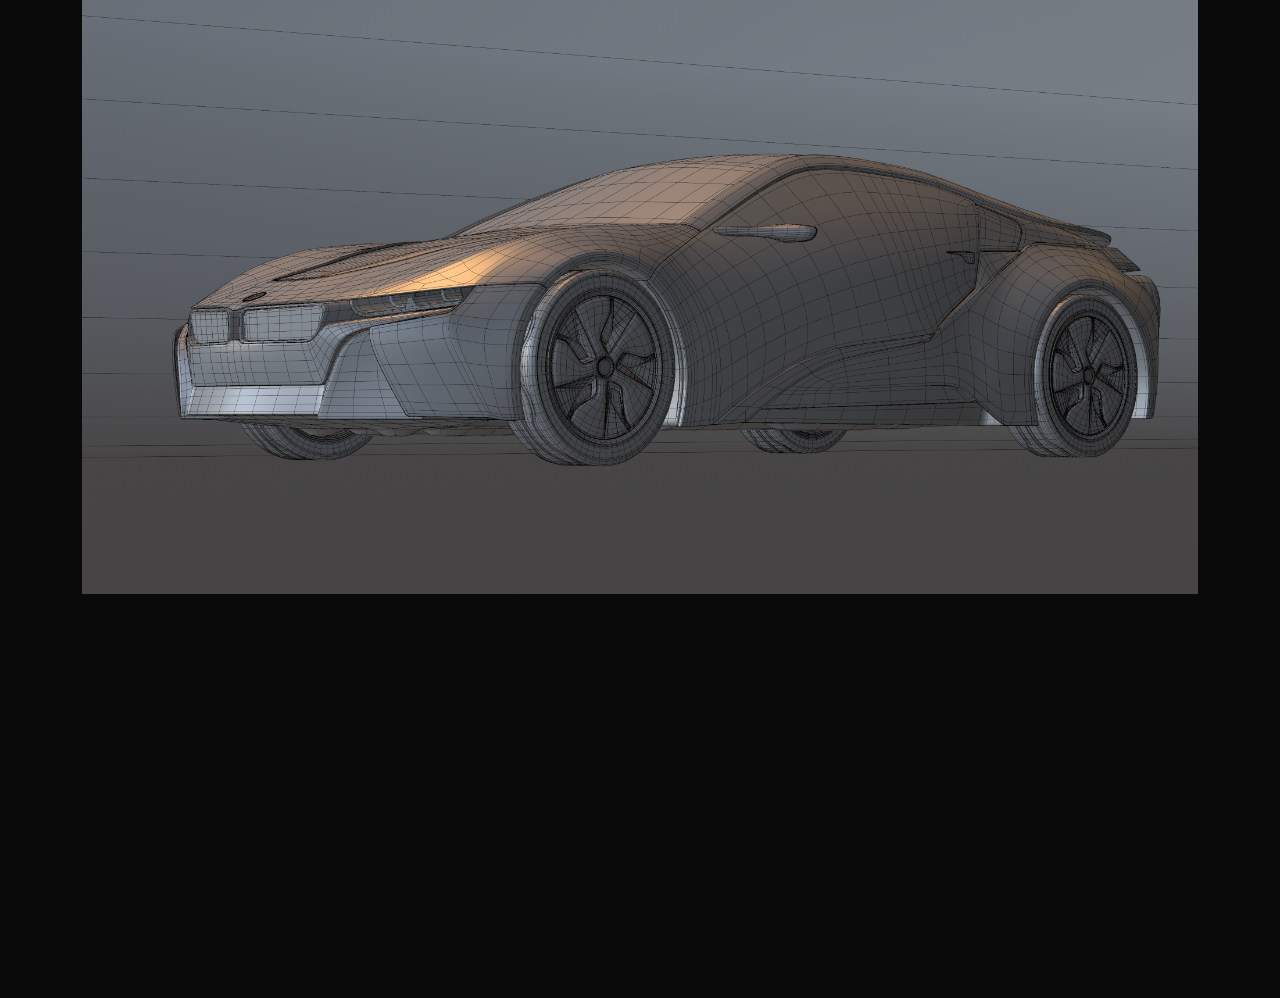
<file: projects/project-2.html>
<!DOCTYPE html>
<html lang="en">

<head>
  <meta charset="utf-8">
  <meta content="width=device-width, initial-scale=1.0" name="viewport">
  <title>BMW I8 Concept - Devan Chen - Portfolio</title>

  <!-- Favicons -->
  <link href="../assets/img/favicon.png" rel="icon">

  <!-- Fonts -->
  <link href="https://fonts.googleapis.com" rel="preconnect">
  <link href="https://fonts.googleapis.com/css2?family=Space+Grotesk:wght@400;500;700&display=swap" rel="stylesheet">
  <link href="https://fonts.gstatic.com" rel="preconnect" crossorigin>
  <link href="https://fonts.googleapis.com/css2?family=Poppins:ital,wght@0,100;0,200;0,300;0,400;0,500;0,600;0,700;0,800;0,900;1,100;1,200;1,300;1,400;1,500;1,600;1,700;1,800;1,900&display=swap" rel="stylesheet">

  <!-- Vendor CSS Files -->
  <link href="../assets/vendor/bootstrap/css/bootstrap.min.css" rel="stylesheet">
  <link href="../assets/vendor/bootstrap-icons/bootstrap-icons.css" rel="stylesheet">
  <link href="../assets/vendor/aos/aos.css" rel="stylesheet">

  <!-- Main CSS File -->
  <link href="../assets/css/main.css" rel="stylesheet">
</head>

<body>

  <header id="header" class="header">
    <div class="header-inner">
      <a href="../index.html" class="logo">
        <img src="../assets/img/logo.png" alt="Devan Chen">
      </a>

      <button id="menuToggle" class="menu-toggle" aria-label="Menu">
        <svg width="32" height="32" viewBox="0 0 32 32">
          <line class="line line1" x1="6" y1="12" x2="26" y2="12"></line>
          <line class="line line2" x1="6" y1="20" x2="26" y2="20"></line>
        </svg>
      </button>
    </div>
  </header>

  <div id="menuOverlay" class="menu-overlay">
    <nav class="overlay-nav">
      <a href="../index.html#hero">Home</a>
      <a href="../index.html#portfolio">Projects</a>
      <a href="../index.html#footer">Contact</a>
    </nav>
  </div>


  <main class="main">

    <div class="page-title">
      <div class="container">
        <nav class="breadcrumbs">
          <ol>
            <li><a href="../index.html">Home</a></li>
            <li class="current">BMW I8 Concept</li>
          </ol>
        </nav>
      </div>
    </div>

    <section class="project-detail section">
      <div class="container">

        <h1 class="project-detail-title">BMW I8 Concept</h1>
        <p class="project-detail-meta">Automobile &middot; 2024</p>

        <div class="project-detail-hero">
          <video autoplay muted loop playsinline>
            <source src="../assets/img/portfolio/project-2-preview.mp4" type="video/mp4">
          </video>
        </div>
        

        <div class="project-detail-software">
          <span class="software-label">Software</span>
          <div class="software-list">
            <a href="https://www.blender.org" target="_blank" rel="noopener" class="software-pill">
              <img src="../assets/img/icons/Blender.svg" alt="">
              <span>Blender</span>
            </a>
            <a href="https://www.adobe.com/products/illustrator.html" target="_blank" rel="noopener" class="software-pill">
              <img src="../assets/img/icons/Adobe_Illustrator.svg" alt="">
              <span>Adobe Illustrator</span>
            </a>
            <!-- add one <a class="software-pill"> per software used -->
          </div>
        </div>


        <div class="project-detail-body">
          <p>
            BMW i8 Concept. My favorite childhood car.
          </p>
        </div>

        <div class="project-detail-gallery">
          <img src="../assets/img/portfolio/project-2-gallery-1.png" alt="">
          <img src="../assets/img/portfolio/project-2-gallery-2.png" alt="">
          <img src="../assets/img/portfolio/project-2-gallery-3.png" alt="">
          <img src="../assets/img/portfolio/project-2-gallery-4.png" alt="">
        </div>

      </div>
    </section>

  </main>

  <footer id="footer" class="footer" data-aos="fade-up">
    <div class="container">
      <div class="footer-contact">
        <p>Let's talk</p>
        <a href="mailto:chendevan3456@gmail.com">chendevan3456@gmail.com</a>
      </div>
    </div>
  </footer>

  <a href="#" id="scroll-top" class="scroll-top d-flex align-items-center justify-content-center"><i class="bi bi-arrow-up-short"></i></a>

  <div id="preloader"></div>

  <script src="../assets/vendor/bootstrap/js/bootstrap.bundle.min.js"></script>
  <script src="../assets/vendor/aos/aos.js"></script>
  <script src="../assets/js/main.js"></script>

</body>

</html>
</file>
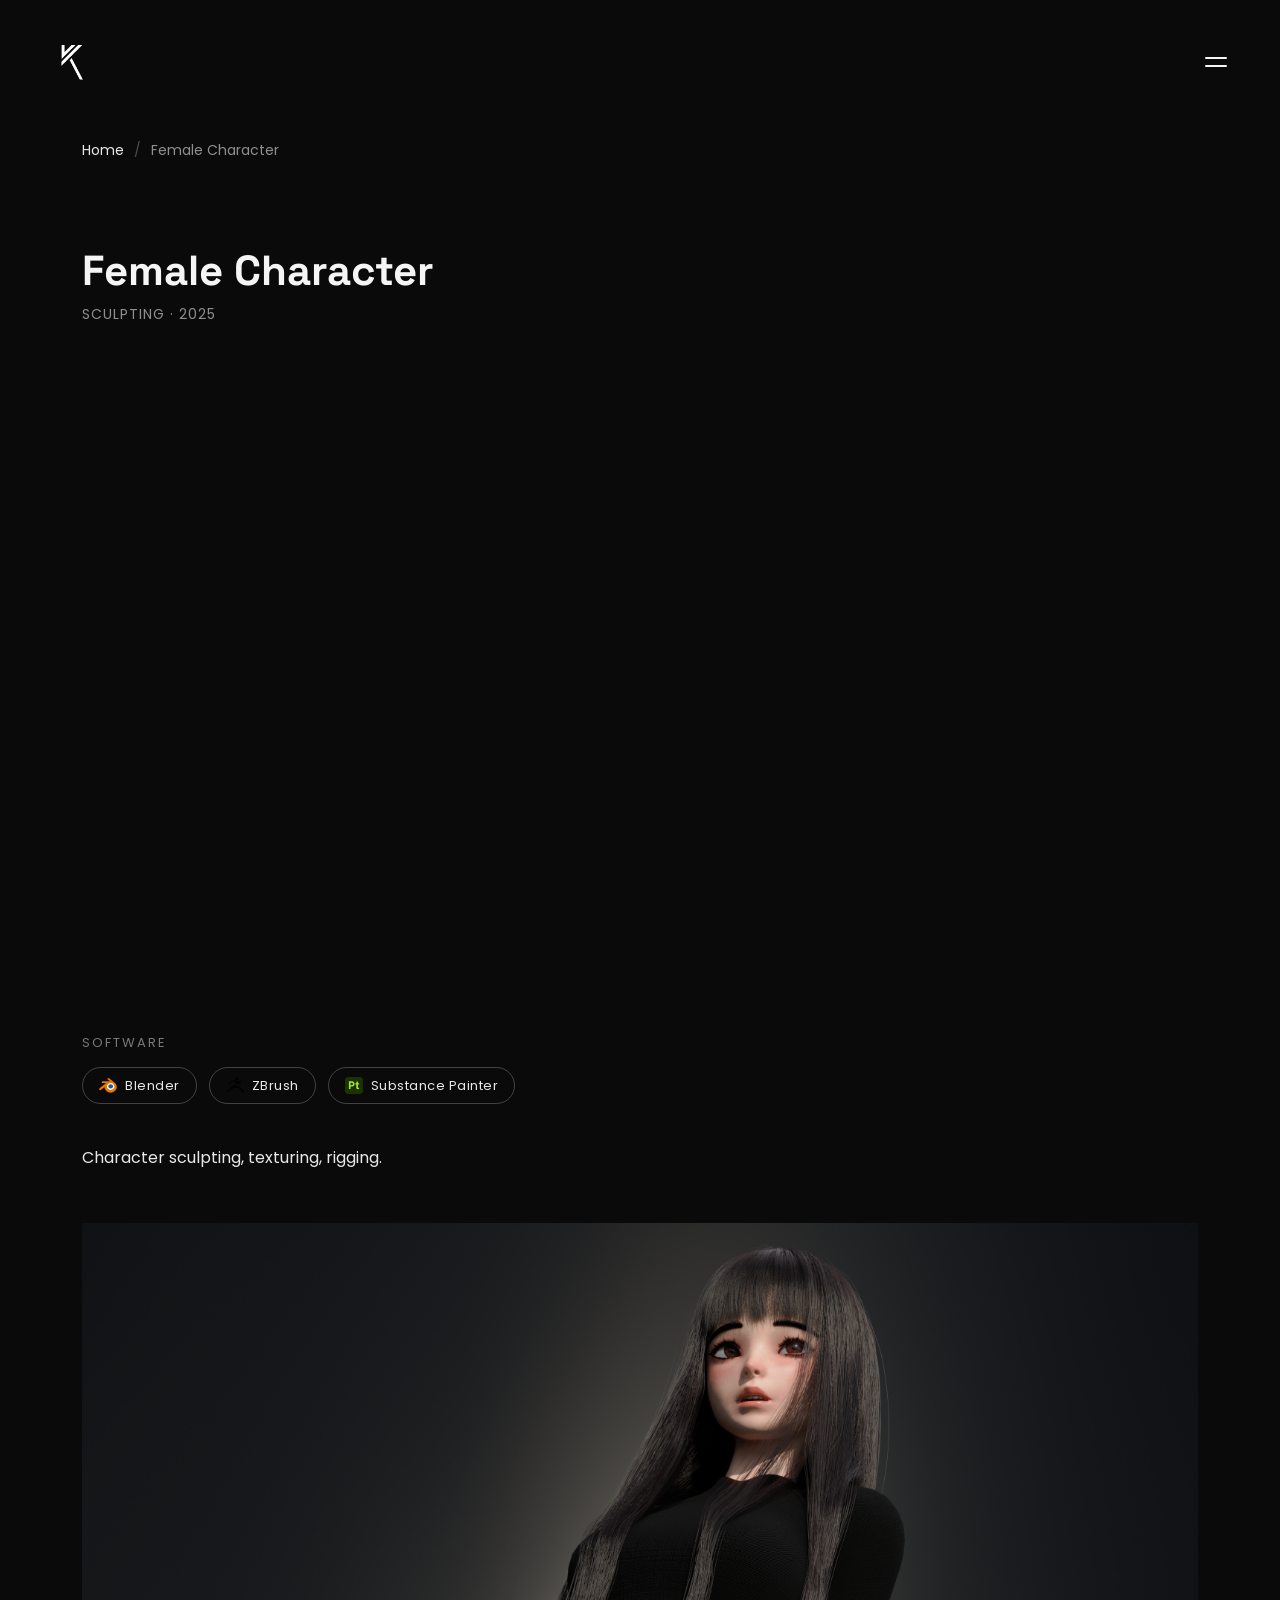
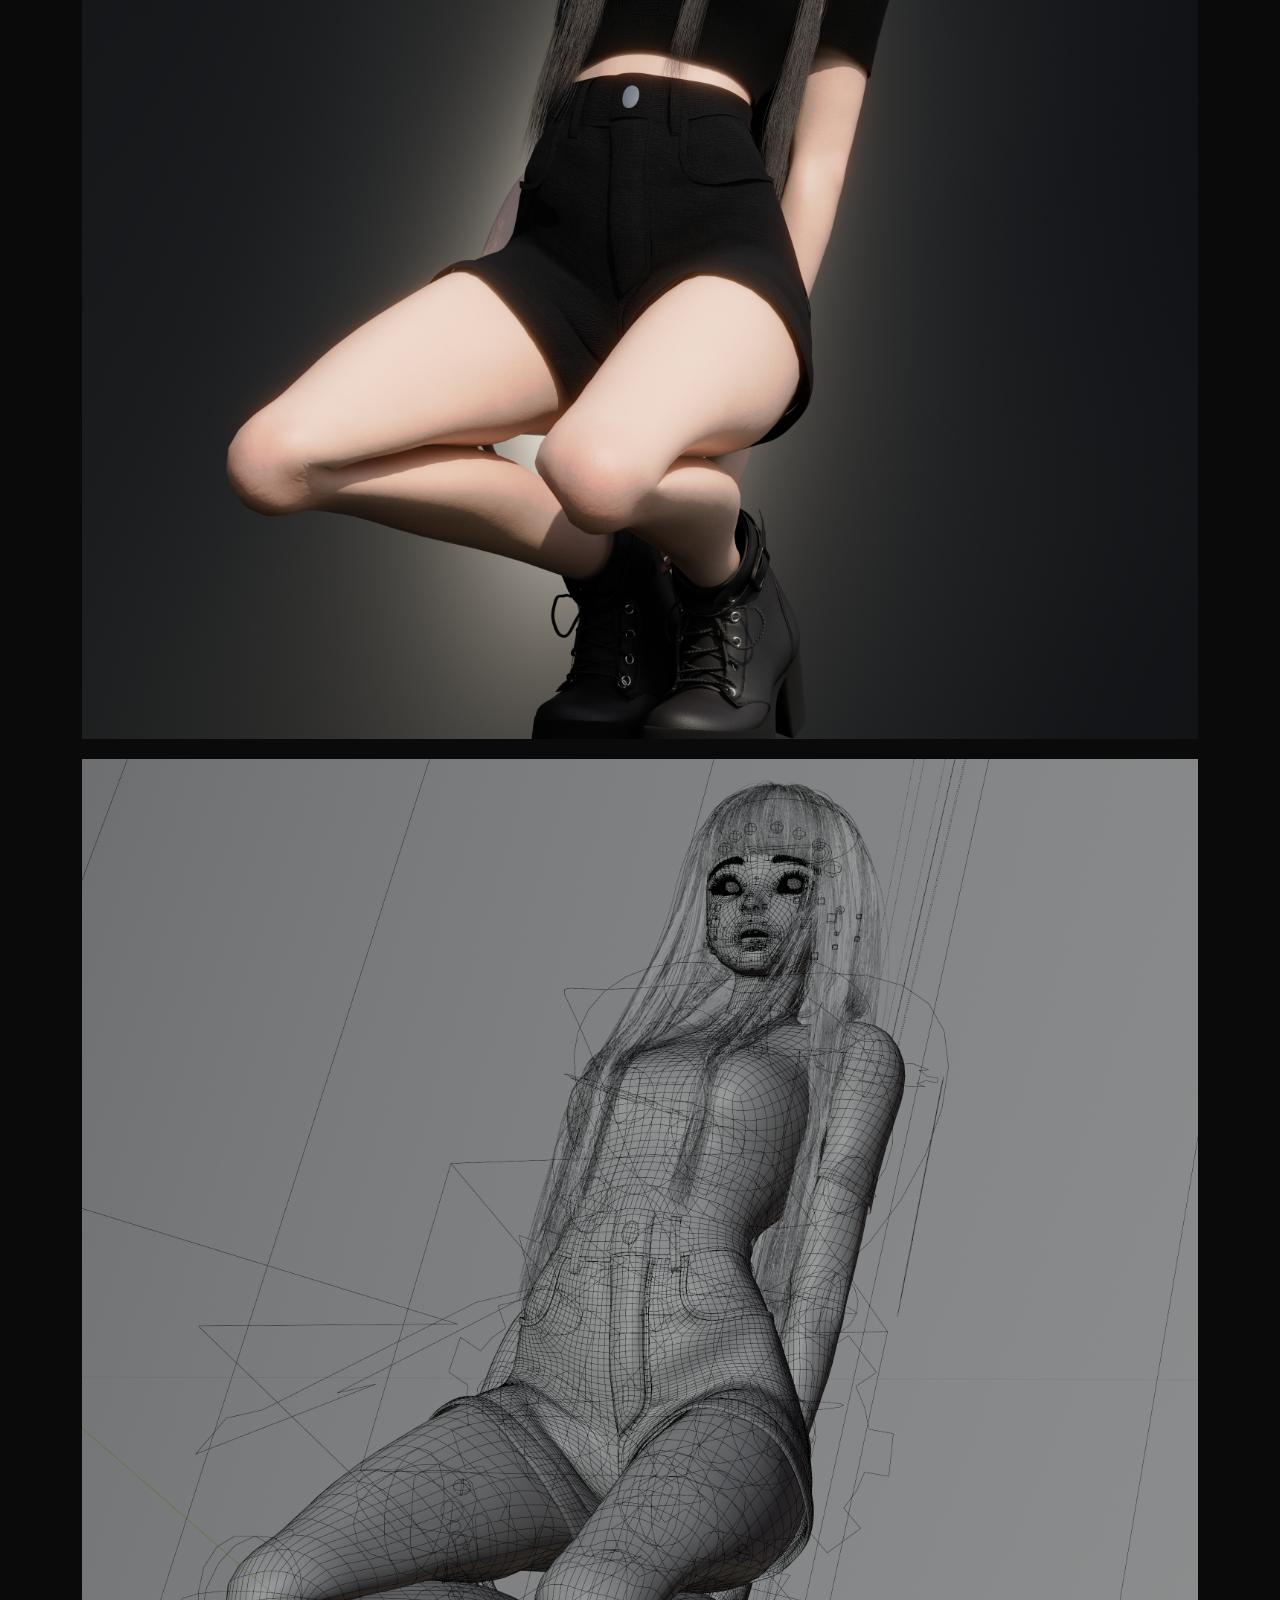
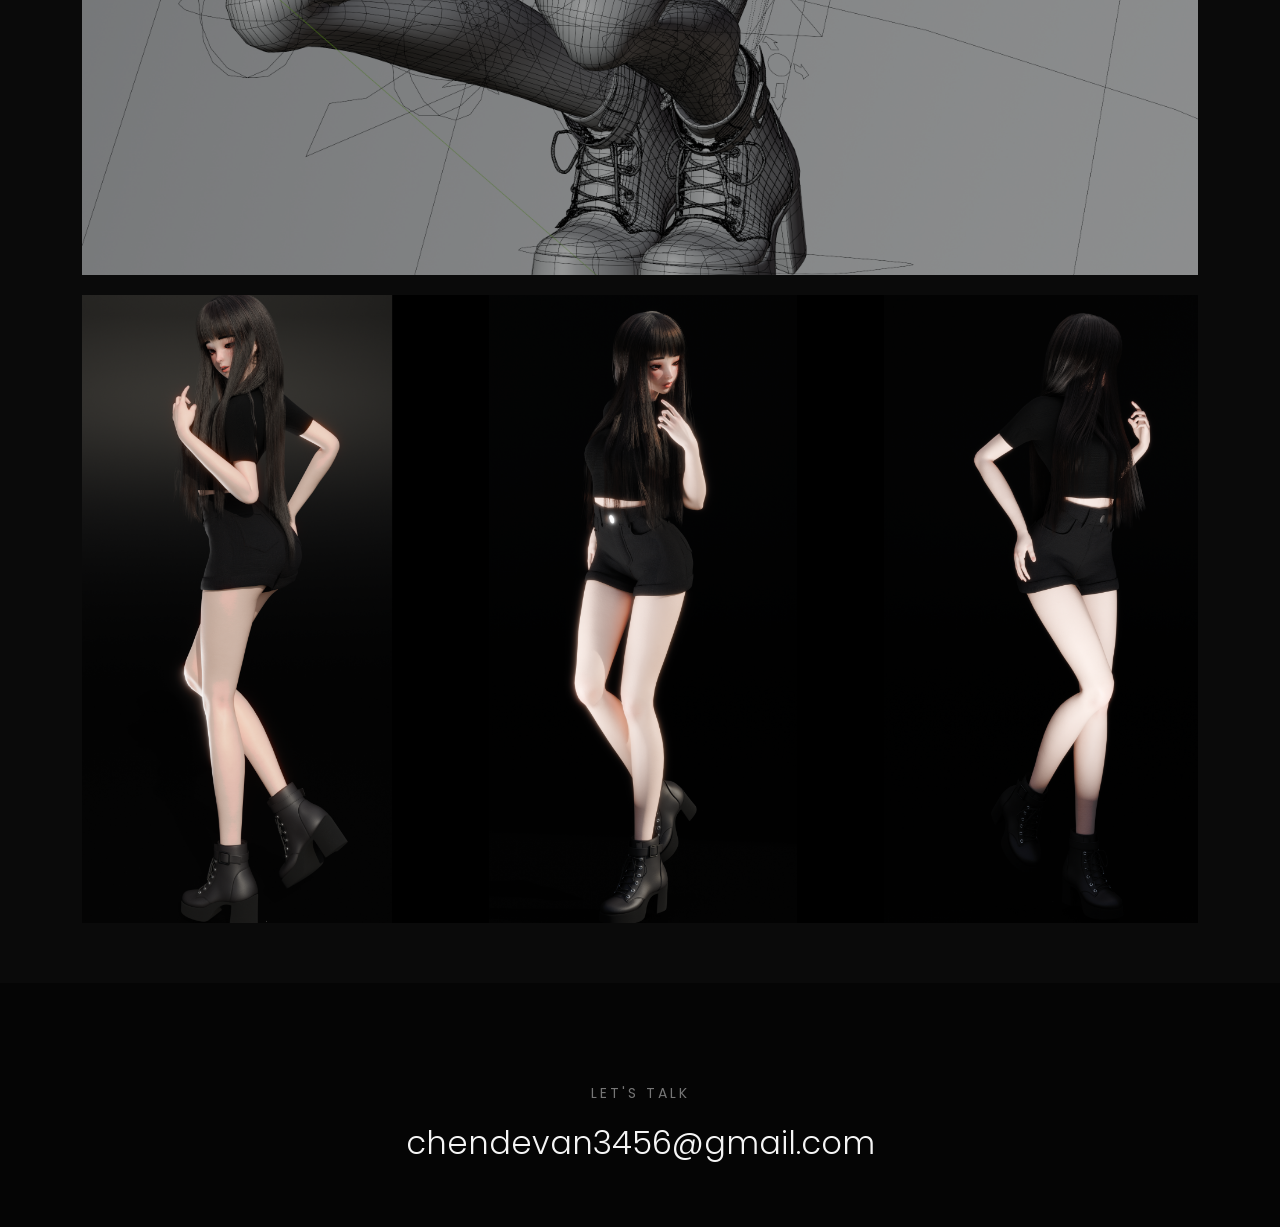
<file: projects/project-5.html>
<!DOCTYPE html>
<html lang="en">

<head>
  <meta charset="utf-8">
  <meta content="width=device-width, initial-scale=1.0" name="viewport">
  <title>Female Character - Devan Chen - Portfolio</title>

  <!-- Favicons -->
  <link href="../assets/img/favicon.png" rel="icon">

  <!-- Fonts -->
  <link href="https://fonts.googleapis.com" rel="preconnect">
  <link href="https://fonts.googleapis.com/css2?family=Space+Grotesk:wght@400;500;700&display=swap" rel="stylesheet">
  <link href="https://fonts.gstatic.com" rel="preconnect" crossorigin>
  <link href="https://fonts.googleapis.com/css2?family=Poppins:ital,wght@0,100;0,200;0,300;0,400;0,500;0,600;0,700;0,800;0,900;1,100;1,200;1,300;1,400;1,500;1,600;1,700;1,800;1,900&display=swap" rel="stylesheet">

  <!-- Vendor CSS Files -->
  <link href="../assets/vendor/bootstrap/css/bootstrap.min.css" rel="stylesheet">
  <link href="../assets/vendor/bootstrap-icons/bootstrap-icons.css" rel="stylesheet">
  <link href="../assets/vendor/aos/aos.css" rel="stylesheet">

  <!-- Main CSS File -->
  <link href="../assets/css/main.css" rel="stylesheet">
</head>

<body>

  <header id="header" class="header">
    <div class="header-inner">
      <a href="../index.html" class="logo">
        <img src="../assets/img/logo.png" alt="Devan Chen">
      </a>

      <button id="menuToggle" class="menu-toggle" aria-label="Menu">
        <svg width="32" height="32" viewBox="0 0 32 32">
          <line class="line line1" x1="6" y1="12" x2="26" y2="12"></line>
          <line class="line line2" x1="6" y1="20" x2="26" y2="20"></line>
        </svg>
      </button>
    </div>
  </header>

  <div id="menuOverlay" class="menu-overlay">
    <nav class="overlay-nav">
      <a href="../index.html#hero">Home</a>
      <a href="../index.html#portfolio">Projects</a>
      <a href="../index.html#footer">Contact</a>
    </nav>
  </div>


  <main class="main">

    <div class="page-title">
      <div class="container">
        <nav class="breadcrumbs">
          <ol>
            <li><a href="../index.html">Home</a></li>
            <li class="current">Female Character</li>
          </ol>
        </nav>
      </div>
    </div>

    <section class="project-detail section">
      <div class="container">

        <h1 class="project-detail-title">Female Character</h1>
        <p class="project-detail-meta">Sculpting &middot; 2025</p>

        <div class="project-detail-hero">
          <video autoplay muted loop playsinline>
            <source src="../assets/img/portfolio/project-5-preview.mp4" type="video/mp4">
          </video>
        </div>
        

        <div class="project-detail-software">
          <span class="software-label">Software</span>
          <div class="software-list">
            <a href="https://www.blender.org" target="_blank" rel="noopener" class="software-pill">
              <img src="../assets/img/icons/Blender.svg" alt="">
              <span>Blender</span>
            </a>
            <a href="https://www.maxon.net/en/product-detail/zbrush?srsltid=AfmBOopWgdtVj3kbF_X1e-sp5kfMdl2vrnEarrUc96q0SfzIufc8SGyo" target="_blank" rel="noopener" class="software-pill">
              <img src="../assets/img/icons/Zbrush.svg" alt="">
              <span>ZBrush</span>
            </a>
            <a href="https://www.adobe.com/products/substance3d/apps/painter.html" target="_blank" rel="noopener" class="software-pill">
              <img src="../assets/img/icons/Substance_Painter.svg" alt="">
              <span>Substance Painter</span>
            </a>
            <!-- add one <a class="software-pill"> per software used -->
          </div>
        </div>


        <div class="project-detail-body">
          <p>
            Character sculpting, texturing, rigging. 
          </p>
        </div>

        <div class="project-detail-gallery">
          <img src="../assets/img/portfolio/project-5-gallery-1.png" alt="">
          <img src="../assets/img/portfolio/project-5-gallery-2.png" alt="">
          <img src="../assets/img/portfolio/project-5-gallery-3.png" alt="">
        </div>

      </div>
    </section>

  </main>

  <footer id="footer" class="footer" data-aos="fade-up">
    <div class="container">
      <div class="footer-contact">
        <p>Let's talk</p>
        <a href="mailto:chendevan3456@gmail.com">chendevan3456@gmail.com</a>
      </div>
    </div>
  </footer>

  <a href="#" id="scroll-top" class="scroll-top d-flex align-items-center justify-content-center"><i class="bi bi-arrow-up-short"></i></a>

  <div id="preloader"></div>

  <script src="../assets/vendor/bootstrap/js/bootstrap.bundle.min.js"></script>
  <script src="../assets/vendor/aos/aos.js"></script>
  <script src="../assets/js/main.js"></script>

</body>

</html>
</file>
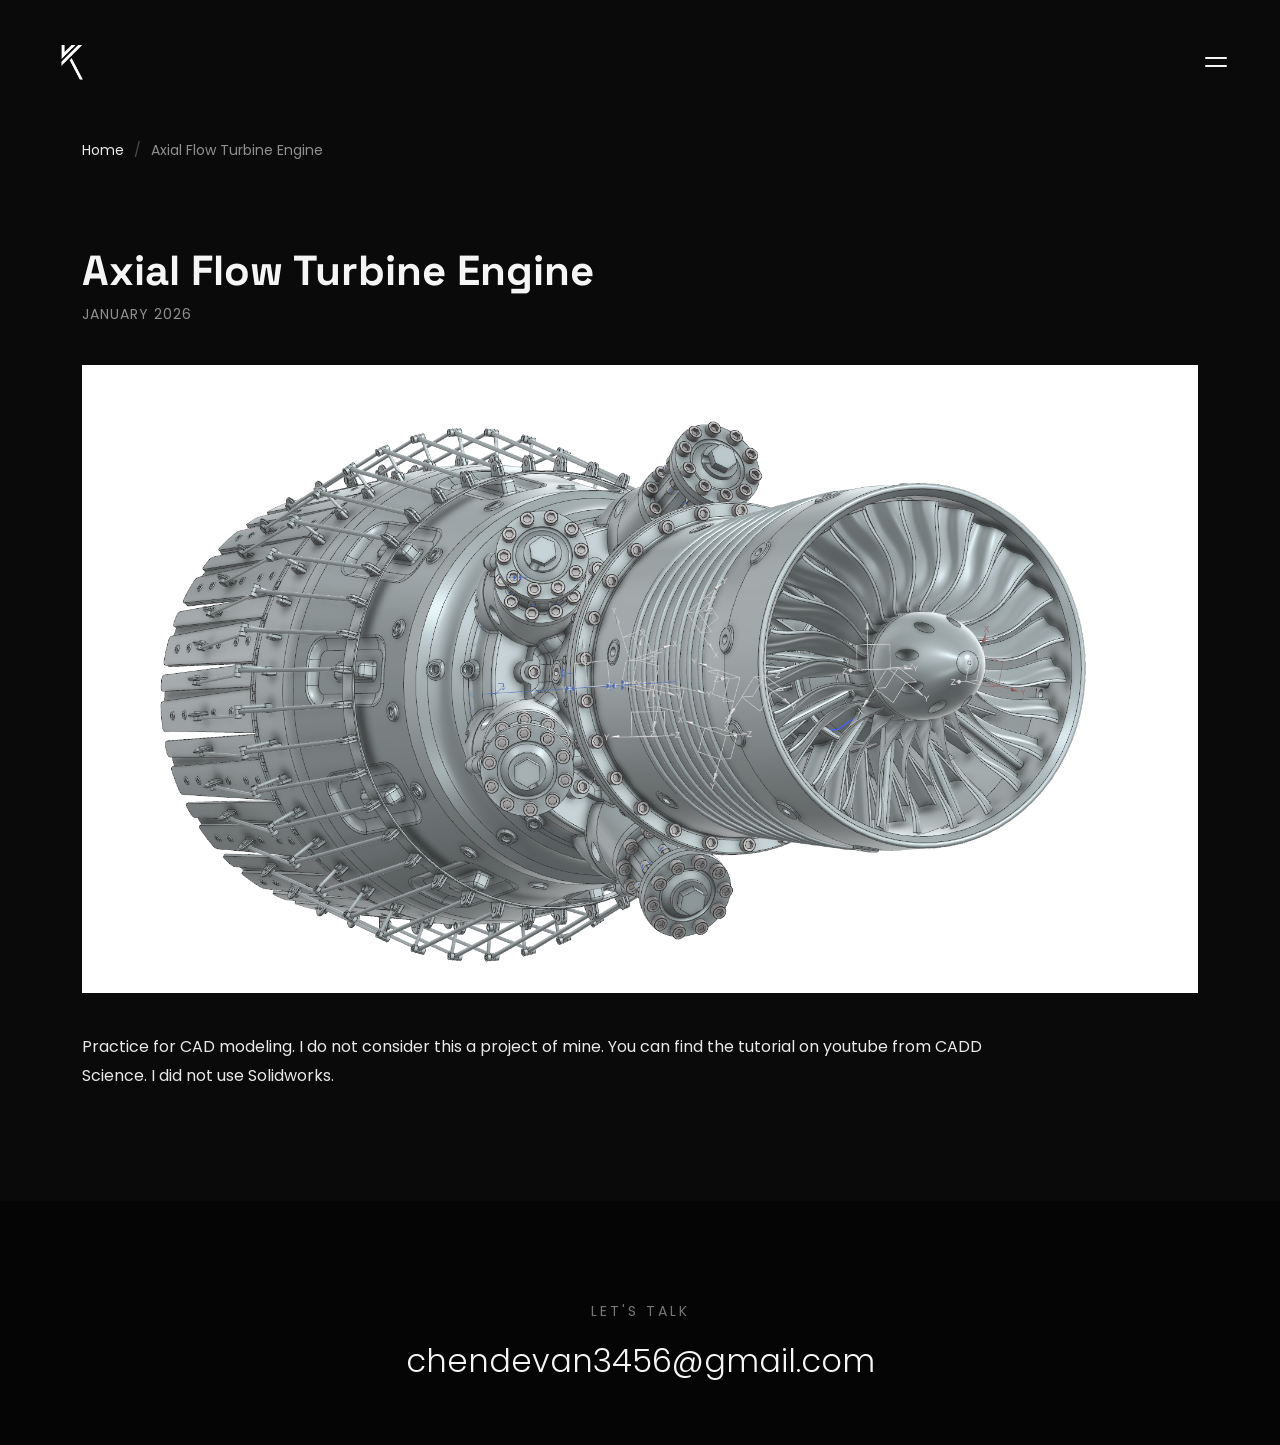
<file: updates/update-1.html>
<!DOCTYPE html>
<html lang="en">

<head>
  <meta charset="utf-8">
  <meta content="width=device-width, initial-scale=1.0" name="viewport">
  <title>Axial Flow Turbine Engine - Devan Chen - Portfolio</title>

  <!-- Favicons -->
  <link href="../assets/img/favicon.png" rel="icon">

  <!-- Fonts -->
  <link href="https://fonts.googleapis.com" rel="preconnect">
  <link href="https://fonts.googleapis.com/css2?family=Space+Grotesk:wght@400;500;700&display=swap" rel="stylesheet">
  <link href="https://fonts.gstatic.com" rel="preconnect" crossorigin>
  <link href="https://fonts.googleapis.com/css2?family=Poppins:ital,wght@0,100;0,200;0,300;0,400;0,500;0,600;0,700;0,800;0,900;1,100;1,200;1,300;1,400;1,500;1,600;1,700;1,800;1,900&display=swap" rel="stylesheet">

  <!-- Vendor CSS Files -->
  <link href="../assets/vendor/bootstrap/css/bootstrap.min.css" rel="stylesheet">
  <link href="../assets/vendor/bootstrap-icons/bootstrap-icons.css" rel="stylesheet">
  <link href="../assets/vendor/aos/aos.css" rel="stylesheet">

  <!-- Main CSS File -->
  <link href="../assets/css/main.css" rel="stylesheet">
</head>

<body>

  <header id="header" class="header">
    <div class="header-inner">
      <a href="../index.html" class="logo">
        <img src="../assets/img/logo.png" alt="Devan Chen">
      </a>

      <button id="menuToggle" class="menu-toggle" aria-label="Menu">
        <svg width="32" height="32" viewBox="0 0 32 32">
          <line class="line line1" x1="6" y1="12" x2="26" y2="12"></line>
          <line class="line line2" x1="6" y1="20" x2="26" y2="20"></line>
        </svg>
      </button>
    </div>
  </header>

  <div id="menuOverlay" class="menu-overlay">
    <nav class="overlay-nav">
      <a href="../index.html#hero">Home</a>
      <a href="../index.html#meche-projects">MechE</a>
      <a href="../index.html#portfolio">CGI</a>
      <a href="../index.html#footer">Contact</a>
    </nav>
  </div>


  <main class="main">

    <div class="page-title">
      <div class="container">
        <nav class="breadcrumbs">
          <ol>
            <li><a href="../index.html">Home</a></li>
            <li class="current">Axial Flow Turbine Engine</li>
          </ol>
        </nav>
      </div>
    </div>

    <section class="project-detail section">
      <div class="container">

        <h1 class="project-detail-title">Axial Flow Turbine Engine</h1>
        <p class="project-detail-meta">January 2026</p>

        <div class="project-detail-hero">
          <img src="../assets/img/updates/update-1.png" alt="">
        </div>

        <div class="project-detail-body">
          <p>
            Practice for CAD modeling. I do not consider this a project of mine. You can find the tutorial on youtube from CADD Science. I did not use Solidworks. 
          </p>
        </div>

        <div class="project-detail-gallery">

          <!-- add as many <img> lines as needed, no limit -->
        </div>

      </div>
    </section>

  </main>

  <footer id="footer" class="footer" data-aos="fade-up">
    <div class="container">
      <div class="footer-contact">
        <p>Let's talk</p>
        <a href="mailto:chendevan3456@gmail.com">chendevan3456@gmail.com</a>
      </div>
    </div>
  </footer>

  <a href="#" id="scroll-top" class="scroll-top d-flex align-items-center justify-content-center"><i class="bi bi-arrow-up-short"></i></a>

  <div id="preloader"></div>

  <script src="../assets/vendor/bootstrap/js/bootstrap.bundle.min.js"></script>
  <script src="../assets/vendor/aos/aos.js"></script>
  <script src="../assets/js/main.js"></script>

</body>

</html>
</file>
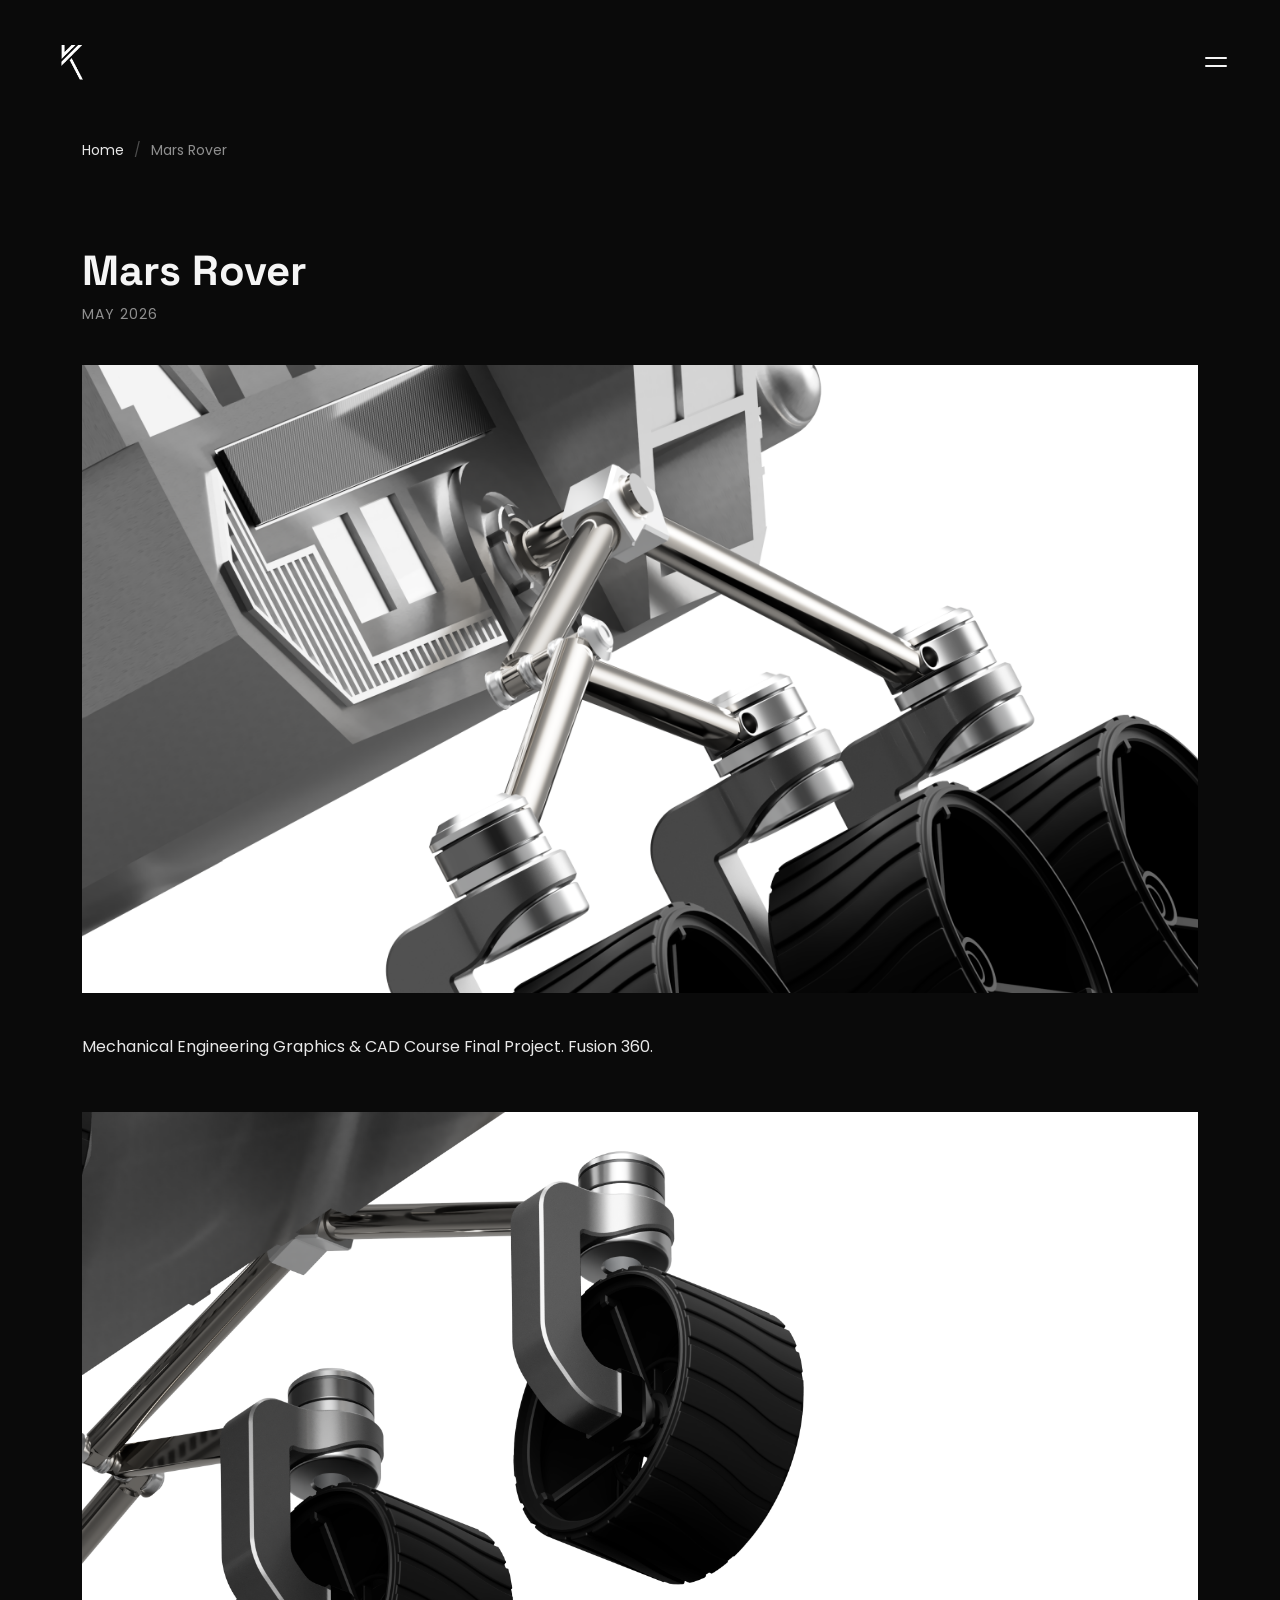
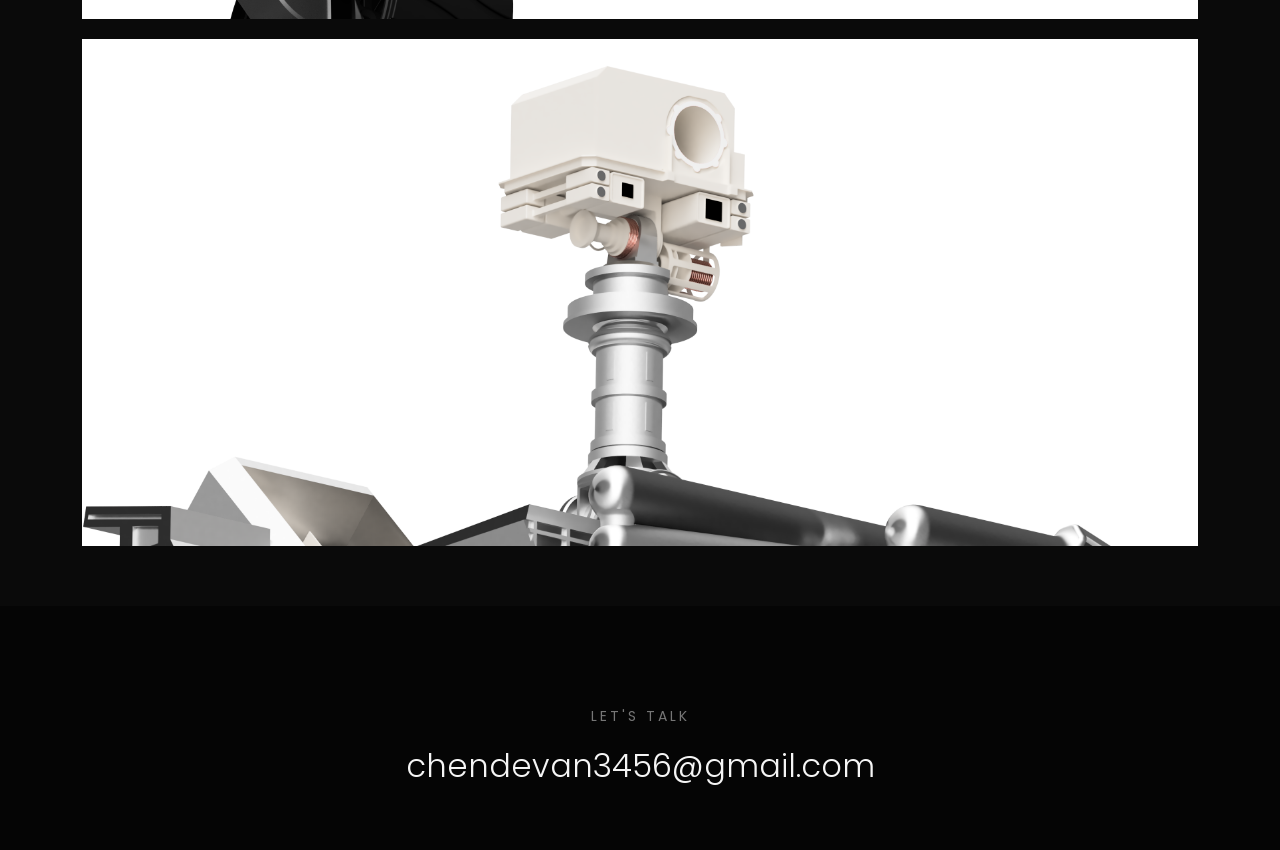
<file: updates/update-2.html>
<!DOCTYPE html>
<html lang="en">

<head>
  <meta charset="utf-8">
  <meta content="width=device-width, initial-scale=1.0" name="viewport">
  <title>Mars Rover - Devan Chen - Portfolio</title>

  <!-- Favicons -->
  <link href="../assets/img/favicon.png" rel="icon">

  <!-- Fonts -->
  <link href="https://fonts.googleapis.com" rel="preconnect">
  <link href="https://fonts.googleapis.com/css2?family=Space+Grotesk:wght@400;500;700&display=swap" rel="stylesheet">
  <link href="https://fonts.gstatic.com" rel="preconnect" crossorigin>
  <link href="https://fonts.googleapis.com/css2?family=Poppins:ital,wght@0,100;0,200;0,300;0,400;0,500;0,600;0,700;0,800;0,900;1,100;1,200;1,300;1,400;1,500;1,600;1,700;1,800;1,900&display=swap" rel="stylesheet">

  <!-- Vendor CSS Files -->
  <link href="../assets/vendor/bootstrap/css/bootstrap.min.css" rel="stylesheet">
  <link href="../assets/vendor/bootstrap-icons/bootstrap-icons.css" rel="stylesheet">
  <link href="../assets/vendor/aos/aos.css" rel="stylesheet">

  <!-- Main CSS File -->
  <link href="../assets/css/main.css" rel="stylesheet">
</head>

<body>

  <header id="header" class="header">
    <div class="header-inner">
      <a href="../index.html" class="logo">
        <img src="../assets/img/logo.png" alt="Devan Chen">
      </a>

      <button id="menuToggle" class="menu-toggle" aria-label="Menu">
        <svg width="32" height="32" viewBox="0 0 32 32">
          <line class="line line1" x1="6" y1="12" x2="26" y2="12"></line>
          <line class="line line2" x1="6" y1="20" x2="26" y2="20"></line>
        </svg>
      </button>
    </div>
  </header>

  <div id="menuOverlay" class="menu-overlay">
    <nav class="overlay-nav">
      <a href="../index.html#hero">Home</a>
      <a href="../index.html#meche-projects">MechE</a>
      <a href="../index.html#portfolio">CGI</a>
      <a href="../index.html#footer">Contact</a>
    </nav>
  </div>


  <main class="main">

    <div class="page-title">
      <div class="container">
        <nav class="breadcrumbs">
          <ol>
            <li><a href="../index.html">Home</a></li>
            <li class="current">Mars Rover</li>
          </ol>
        </nav>
      </div>
    </div>

    <section class="project-detail section">
      <div class="container">

        <h1 class="project-detail-title">Mars Rover</h1>
        <p class="project-detail-meta">May 2026</p>

        <div class="project-detail-hero">
          <img src="../assets/img/updates/update_2.png" alt="">
        </div>

        <div class="project-detail-body">
          <p>
            Mechanical Engineering Graphics & CAD Course Final Project. Fusion 360.
          </p>
        </div>

        <div class="project-detail-gallery">
          <img src="../assets/img/updates/UPDATE2-gallery-1.png" alt="">
          <img src="../assets/img/updates/UPDATE2-gallery-2.png" alt="">
          <!-- add as many <img> lines as needed, no limit -->
        </div>

      </div>
    </section>

  </main>

  <footer id="footer" class="footer" data-aos="fade-up">
    <div class="container">
      <div class="footer-contact">
        <p>Let's talk</p>
        <a href="mailto:chendevan3456@gmail.com">chendevan3456@gmail.com</a>
      </div>
    </div>
  </footer>

  <a href="#" id="scroll-top" class="scroll-top d-flex align-items-center justify-content-center"><i class="bi bi-arrow-up-short"></i></a>

  <div id="preloader"></div>

  <script src="../assets/vendor/bootstrap/js/bootstrap.bundle.min.js"></script>
  <script src="../assets/vendor/aos/aos.js"></script>
  <script src="../assets/js/main.js"></script>

</body>

</html>
</file>
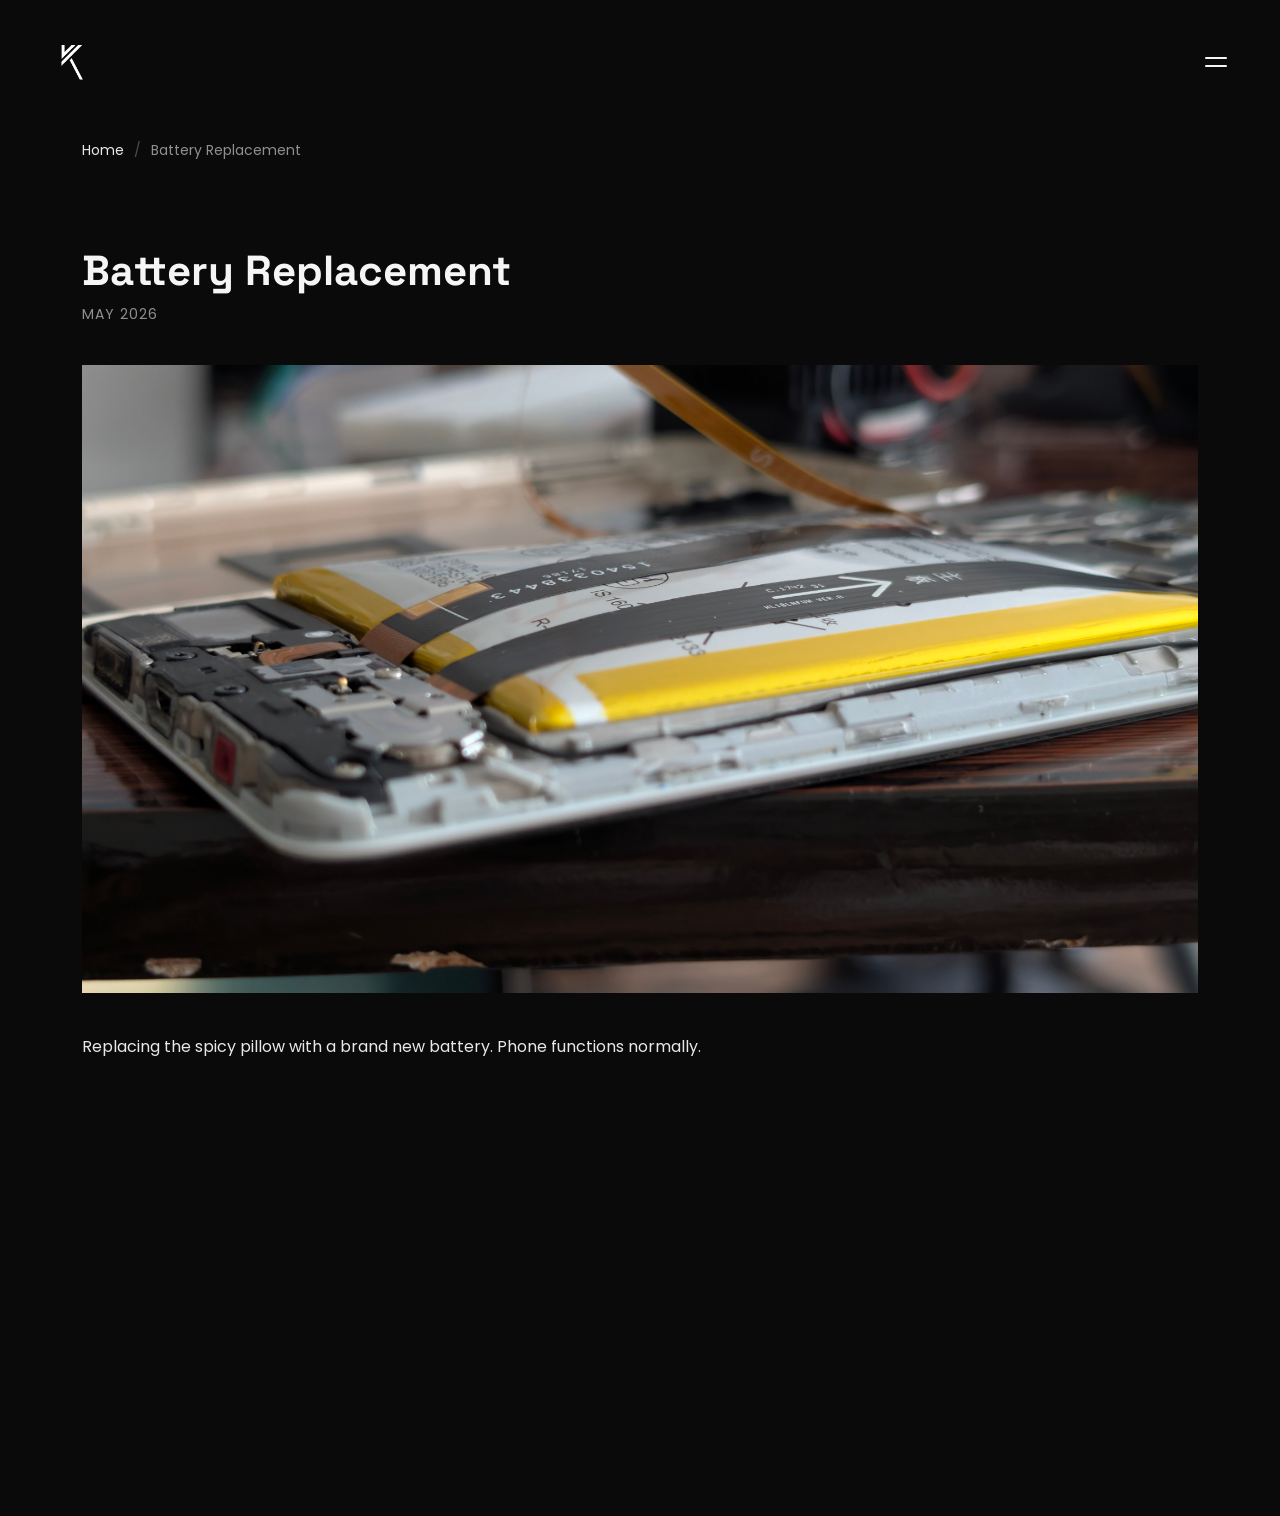
<file: updates/update-3.html>
<!DOCTYPE html>
<html lang="en">

<head>
  <meta charset="utf-8">
  <meta content="width=device-width, initial-scale=1.0" name="viewport">
  <title>Battery Replacement - Devan Chen - Portfolio</title>

  <!-- Favicons -->
  <link href="../assets/img/favicon.png" rel="icon">

  <!-- Fonts -->
  <link href="https://fonts.googleapis.com" rel="preconnect">
  <link href="https://fonts.googleapis.com/css2?family=Space+Grotesk:wght@400;500;700&display=swap" rel="stylesheet">
  <link href="https://fonts.gstatic.com" rel="preconnect" crossorigin>
  <link href="https://fonts.googleapis.com/css2?family=Poppins:ital,wght@0,100;0,200;0,300;0,400;0,500;0,600;0,700;0,800;0,900;1,100;1,200;1,300;1,400;1,500;1,600;1,700;1,800;1,900&display=swap" rel="stylesheet">

  <!-- Vendor CSS Files -->
  <link href="../assets/vendor/bootstrap/css/bootstrap.min.css" rel="stylesheet">
  <link href="../assets/vendor/bootstrap-icons/bootstrap-icons.css" rel="stylesheet">
  <link href="../assets/vendor/aos/aos.css" rel="stylesheet">

  <!-- Main CSS File -->
  <link href="../assets/css/main.css" rel="stylesheet">
</head>

<body>

  <header id="header" class="header">
    <div class="header-inner">
      <a href="../index.html" class="logo">
        <img src="../assets/img/logo.png" alt="Devan Chen">
      </a>

      <button id="menuToggle" class="menu-toggle" aria-label="Menu">
        <svg width="32" height="32" viewBox="0 0 32 32">
          <line class="line line1" x1="6" y1="12" x2="26" y2="12"></line>
          <line class="line line2" x1="6" y1="20" x2="26" y2="20"></line>
        </svg>
      </button>
    </div>
  </header>

  <div id="menuOverlay" class="menu-overlay">
    <nav class="overlay-nav">
      <a href="../index.html#hero">Home</a>
      <a href="../index.html#meche-projects">MechE</a>
      <a href="../index.html#portfolio">CGI</a>
      <a href="../index.html#footer">Contact</a>
    </nav>
  </div>


  <main class="main">

    <div class="page-title">
      <div class="container">
        <nav class="breadcrumbs">
          <ol>
            <li><a href="../index.html">Home</a></li>
            <li class="current">Battery Replacement</li>
          </ol>
        </nav>
      </div>
    </div>

    <section class="project-detail section">
      <div class="container">

        <h1 class="project-detail-title">Battery Replacement</h1>
        <p class="project-detail-meta">May 2026</p>

        <div class="project-detail-hero">
          <img src="../assets/img/updates/update_3.jpg" alt="">
        </div>

        <div class="project-detail-body">
          <p>
            Replacing the spicy pillow with a brand new battery. Phone functions normally.
          </p>
        </div>

        <div class="project-detail-gallery">

        </div>

      </div>
    </section>

  </main>

  <footer id="footer" class="footer" data-aos="fade-up">
    <div class="container">
      <div class="footer-contact">
        <p>Let's talk</p>
        <a href="mailto:chendevan3456@gmail.com">chendevan3456@gmail.com</a>
      </div>
    </div>
  </footer>

  <a href="#" id="scroll-top" class="scroll-top d-flex align-items-center justify-content-center"><i class="bi bi-arrow-up-short"></i></a>

  <div id="preloader"></div>

  <script src="../assets/vendor/bootstrap/js/bootstrap.bundle.min.js"></script>
  <script src="../assets/vendor/aos/aos.js"></script>
  <script src="../assets/js/main.js"></script>

</body>

</html>
</file>
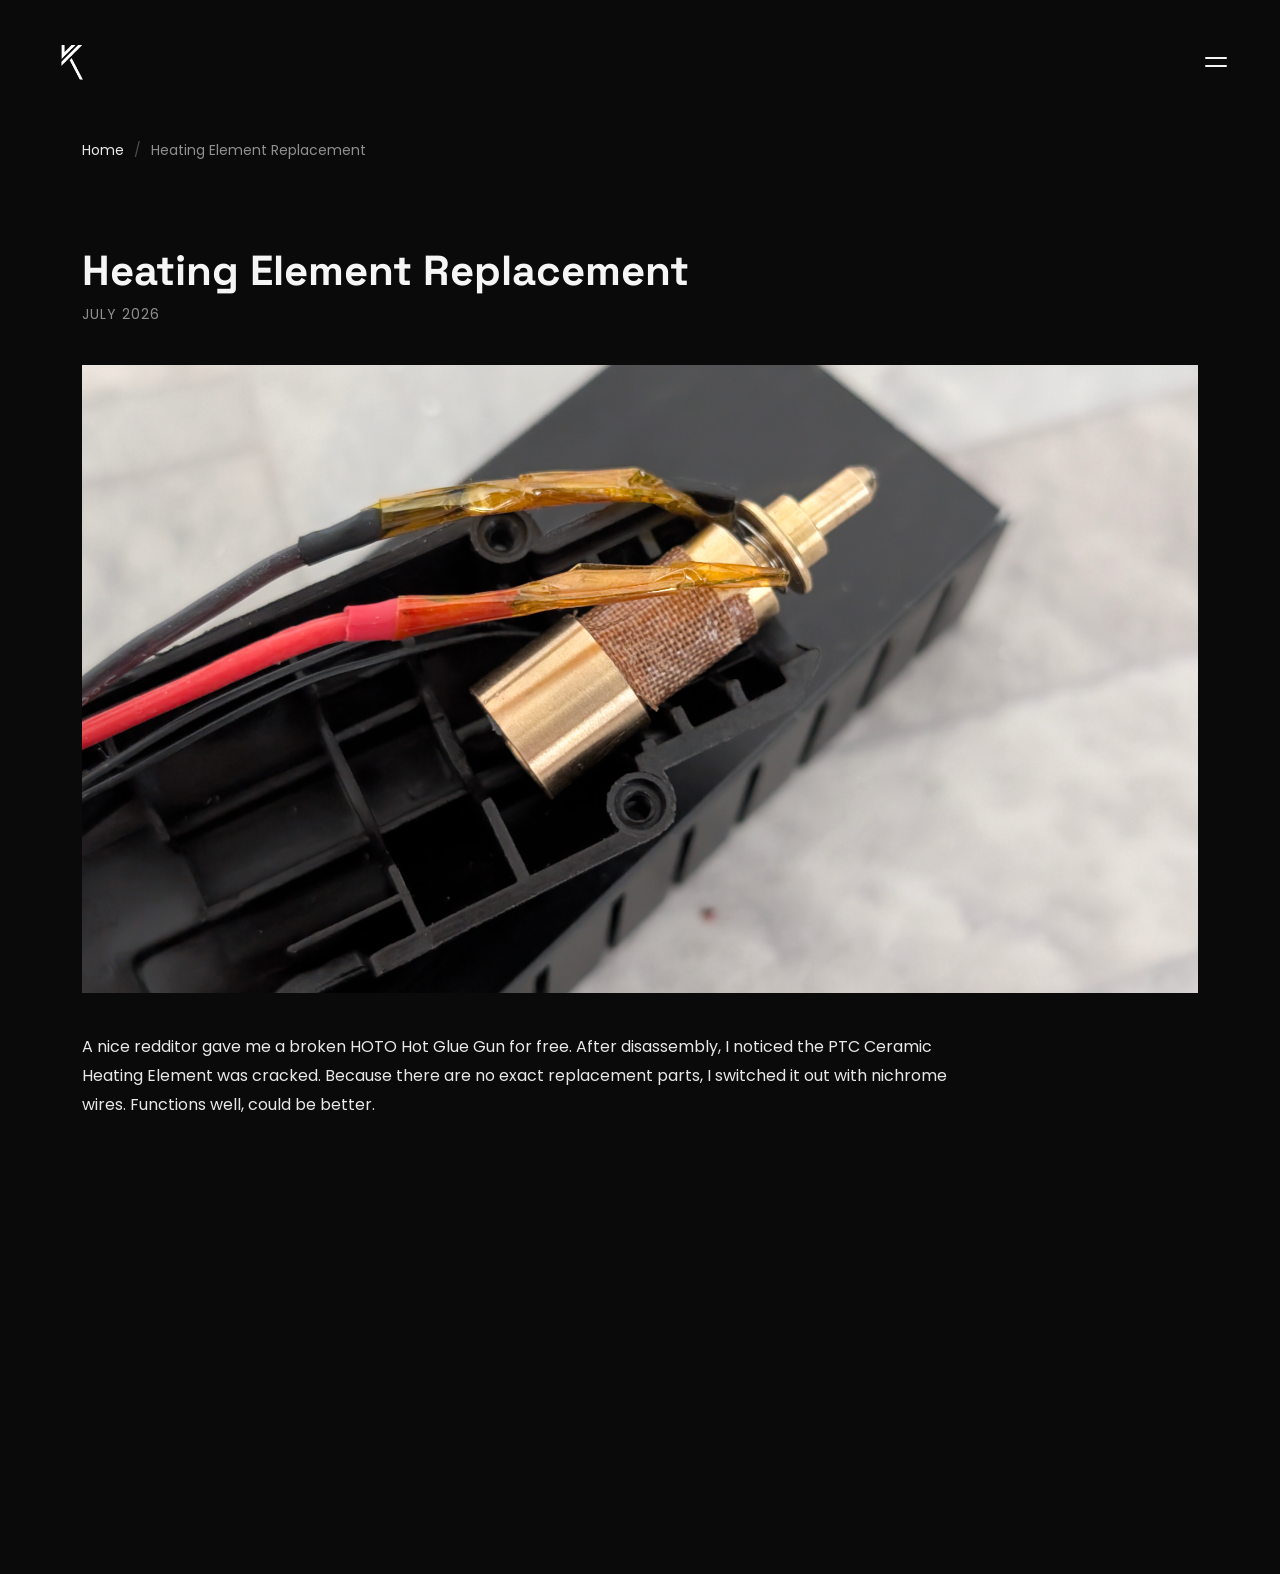
<file: updates/update-4.html>
<!DOCTYPE html>
<html lang="en">

<head>
  <meta charset="utf-8">
  <meta content="width=device-width, initial-scale=1.0" name="viewport">
  <title>Heating Element Replacement - Devan Chen - Portfolio</title>

  <!-- Favicons -->
  <link href="../assets/img/favicon.png" rel="icon">

  <!-- Fonts -->
  <link href="https://fonts.googleapis.com" rel="preconnect">
  <link href="https://fonts.googleapis.com/css2?family=Space+Grotesk:wght@400;500;700&display=swap" rel="stylesheet">
  <link href="https://fonts.gstatic.com" rel="preconnect" crossorigin>
  <link href="https://fonts.googleapis.com/css2?family=Poppins:ital,wght@0,100;0,200;0,300;0,400;0,500;0,600;0,700;0,800;0,900;1,100;1,200;1,300;1,400;1,500;1,600;1,700;1,800;1,900&display=swap" rel="stylesheet">

  <!-- Vendor CSS Files -->
  <link href="../assets/vendor/bootstrap/css/bootstrap.min.css" rel="stylesheet">
  <link href="../assets/vendor/bootstrap-icons/bootstrap-icons.css" rel="stylesheet">
  <link href="../assets/vendor/aos/aos.css" rel="stylesheet">

  <!-- Main CSS File -->
  <link href="../assets/css/main.css" rel="stylesheet">
</head>

<body>

  <header id="header" class="header">
    <div class="header-inner">
      <a href="../index.html" class="logo">
        <img src="../assets/img/logo.png" alt="Devan Chen">
      </a>

      <button id="menuToggle" class="menu-toggle" aria-label="Menu">
        <svg width="32" height="32" viewBox="0 0 32 32">
          <line class="line line1" x1="6" y1="12" x2="26" y2="12"></line>
          <line class="line line2" x1="6" y1="20" x2="26" y2="20"></line>
        </svg>
      </button>
    </div>
  </header>

  <div id="menuOverlay" class="menu-overlay">
    <nav class="overlay-nav">
      <a href="../index.html#hero">Home</a>
      <a href="../index.html#meche-projects">MechE</a>
      <a href="../index.html#portfolio">CGI</a>
      <a href="../index.html#footer">Contact</a>
    </nav>
  </div>


  <main class="main">

    <div class="page-title">
      <div class="container">
        <nav class="breadcrumbs">
          <ol>
            <li><a href="../index.html">Home</a></li>
            <li class="current">Heating Element Replacement</li>
          </ol>
        </nav>
      </div>
    </div>

    <section class="project-detail section">
      <div class="container">

        <h1 class="project-detail-title">Heating Element Replacement</h1>
        <p class="project-detail-meta">July 2026</p>

        <div class="project-detail-hero">
          <img src="../assets/img/updates/update_4.jpg" alt="">
        </div>

        <div class="project-detail-body">
          <p>
            A nice redditor gave me a broken HOTO Hot Glue Gun for free. After disassembly, I noticed the PTC Ceramic Heating Element was cracked. Because there are no exact replacement parts, I switched it out with nichrome wires. Functions well, could be better. 
          </p>
        </div>

        <div class="project-detail-gallery">

        </div>

      </div>
    </section>

  </main>

  <footer id="footer" class="footer" data-aos="fade-up">
    <div class="container">
      <div class="footer-contact">
        <p>Let's talk</p>
        <a href="mailto:chendevan3456@gmail.com">chendevan3456@gmail.com</a>
      </div>
    </div>
  </footer>

  <a href="#" id="scroll-top" class="scroll-top d-flex align-items-center justify-content-center"><i class="bi bi-arrow-up-short"></i></a>

  <div id="preloader"></div>

  <script src="../assets/vendor/bootstrap/js/bootstrap.bundle.min.js"></script>
  <script src="../assets/vendor/aos/aos.js"></script>
  <script src="../assets/js/main.js"></script>

</body>

</html>
</file>
<file: assets/css/main.css>
/* Fonts */
:root {
  --default-font: "Poppins", sans-serif;
  --heading-font: "Poppins", sans-serif;
}

/* Global Colors - The following color variables are used throughout the website. Updating them here will change the color scheme of the entire website */
:root {
  --background-color: #0a0a0a;
  --default-color: #e8e8e8;
  --heading-color: #f5f5f5;
  --accent-color: #ffffff;
  --surface-color: #141414;
  --contrast-color: #0a0a0a;
}

/* Color Presets - These classes override global colors when applied to any section or element, providing reuse of the sam color scheme. */

.light-background {
  --background-color: #141414;
  --surface-color: #1a1a1a;
}

.dark-background {
  --background-color: #0a0a0a;
  --default-color: #e8e8e8;
  --heading-color: #f5f5f5;
  --surface-color: #141414;
  --contrast-color: #0a0a0a;
}

/* Smooth scroll */
:root {
  scroll-behavior: smooth;
}

#updates {
  --background-color: #161616;
}

#footer {
  --background-color: #050505;
}

/*--------------------------------------------------------------
# General Styling & Shared Classes
--------------------------------------------------------------*/
body {
  color: var(--default-color);
  background-color: var(--background-color);
  font-family: var(--default-font);
}

a {
  color: var(--accent-color);
  text-decoration: none;
  transition: 0.3s;
}

a:hover {
  color: color-mix(in srgb, var(--accent-color), transparent 25%);
  text-decoration: none;
}

h1,
h2,
h3,
h4,
h5,
h6 {
  color: var(--heading-color);
  font-family: var(--heading-font);
}

/*--------------------------------------------------------------
# Global Header
--------------------------------------------------------------*/
.header {
  position: absolute;
  top: 0;
  left: 0;
  width: 100%;
  z-index: 1002;
  padding: 30px 40px;
}

.header .header-inner {
  display: flex;
  align-items: center;
  justify-content: space-between;
}

.header .logo img {
  height: 64px;
  display: block;
}

/*-----------
Menu
-----------*/
.menu-toggle {
  background: none;
  border: none;
  cursor: pointer;
  padding: 8px;
  z-index: 1001;
  position: relative;
}

.menu-toggle .line {
  stroke: var(--heading-color);
  stroke-width: 2;
  stroke-linecap: round;
  transform-box: fill-box;
  transform-origin: center;
  transition: transform 0.4s ease, opacity 0.4s ease;
}

/* X state, applied when toggle has .active */
.menu-toggle.active .line1 {
  transform: translateY(4px) rotate(45deg);
}

.menu-toggle.active .line2 {
  transform: translateY(-4px) rotate(-45deg);
}


.menu-overlay {
  position: fixed;
  inset: 0;
  background: var(--background-color);
  z-index: 1000;
  display: flex;
  align-items: center;
  justify-content: center;
  opacity: 0;
  visibility: hidden;
  transition: opacity 0.5s ease, visibility 0.5s ease;
}

.menu-overlay.active {
  opacity: 1;
  visibility: visible;
}

.overlay-nav {
  display: flex;
  flex-direction: column;
  align-items: center;
  gap: 30px;
}

.overlay-nav a {
  font-size: 42px;
  font-weight: 300;
  letter-spacing: 2px;
  text-transform: uppercase;
  color: var(--heading-color);
  opacity: 0;
  transform: translateY(20px);
  transition: opacity 0.5s ease, transform 0.5s ease, color 0.3s ease;
}

.overlay-nav a:hover {
  color: color-mix(in srgb, var(--heading-color), transparent 40%);
}

.menu-overlay.active .overlay-nav a {
  opacity: 1;
  transform: translateY(0);
}

.menu-overlay.active .overlay-nav a:nth-child(1) { transition-delay: 0.1s; }
.menu-overlay.active .overlay-nav a:nth-child(2) { transition-delay: 0.2s; }
.menu-overlay.active .overlay-nav a:nth-child(3) { transition-delay: 0.3s; }


/*-----------
Sidebar
-----------*/
.edge-sidebar {
  position: fixed;
  top: 50%;
  left: 0;
  transform: translate(-100%, -50%);
  display: flex;
  flex-direction: column;
  gap: 24px;
  padding: 20px 14px;
  background: color-mix(in srgb, var(--background-color), transparent 40%);
  border-radius: 0 8px 8px 0;
  z-index: 998;
  transition: transform 0.4s ease;
}

.edge-sidebar.visible {
  transform: translate(0, -50%);
}

.edge-sidebar a {
  font-size: 20px;
  color: var(--default-color);
  transition: color 0.3s ease;
}

.edge-sidebar a:hover {
  color: var(--heading-color);
}

.edge-sidebar {
  background: color-mix(in srgb, var(--background-color), transparent 40%);
  backdrop-filter: blur(10px);
  -webkit-backdrop-filter: blur(10px); /* Safari support */
}


/*--------------------------------------------------------------
# Global Footer
--------------------------------------------------------------*/
.footer {
  color: var(--default-color);
  background-color: var(--background-color);
  padding: 100px 0 60px 0;
  position: relative;
  text-align: center;
}

.footer-contact p {
  font-size: 14px;
  letter-spacing: 3px;
  text-transform: uppercase;
  color: color-mix(in srgb, var(--default-color), transparent 50%);
  margin-bottom: 15px;
}

.footer-contact a {
  font-size: 32px;
  font-weight: 300;
  color: var(--heading-color);
  transition: 0.3s;
}

.footer-contact a:hover {
  color: color-mix(in srgb, var(--heading-color), transparent 30%);
}

@media (max-width: 768px) {
  .footer-contact a {
    font-size: 22px;
  }
}
/*--------------------------------------------------------------
# Preloader
--------------------------------------------------------------*/
#preloader {
  position: fixed;
  inset: 0;
  z-index: 999999;
  overflow: hidden;
  background: var(--background-color);
  transition: all 0.6s ease-out;
}

#preloader:before {
  content: "";
  position: fixed;
  top: calc(50% - 30px);
  left: calc(50% - 30px);
  border: 6px solid #ffffff;
  border-color: var(--accent-color) transparent var(--accent-color) transparent;
  border-radius: 50%;
  width: 60px;
  height: 60px;
  animation: animate-preloader 1.5s linear infinite;
}

@keyframes animate-preloader {
  0% {
    transform: rotate(0deg);
  }

  100% {
    transform: rotate(360deg);
  }
}

/*--------------------------------------------------------------
# Scroll Top Button
--------------------------------------------------------------*/
.scroll-top {
  position: fixed;
  visibility: hidden;
  opacity: 0;
  right: 15px;
  bottom: -15px;
  z-index: 99999;
  background-color: var(--accent-color);
  width: 44px;
  height: 44px;
  border-radius: 50px;
  transition: all 0.4s;
}

.scroll-top i {
  font-size: 24px;
  color: var(--contrast-color);
  line-height: 0;
}

.scroll-top:hover {
  background-color: color-mix(in srgb, var(--accent-color), transparent 20%);
  color: var(--contrast-color);
}

.scroll-top.active {
  visibility: visible;
  opacity: 1;
  bottom: 15px;
}

/*--------------------------------------------------------------
# Disable aos animation delay on mobile devices
--------------------------------------------------------------*/
@media screen and (max-width: 768px) {
  [data-aos-delay] {
    transition-delay: 0 !important;
  }
}

/*--------------------------------------------------------------
# Global Page Titles & Breadcrumbs
--------------------------------------------------------------*/
.page-title {
  color: var(--default-color);
  background-color: var(--background-color);
  padding: 25px 0;
  padding-top: 140px;
  position: relative;
}

.page-title h1 {
  font-size: 24px;
  font-weight: 700;
}

.page-title .breadcrumbs ol {
  display: flex;
  flex-wrap: wrap;
  list-style: none;
  padding: 0;
  margin: 0;
  font-size: 14px;
  font-weight: 400;
}

.page-title .breadcrumbs ol li+li {
  padding-left: 10px;
}

.page-title .breadcrumbs ol li+li::before {
  content: "/";
  display: inline-block;
  padding-right: 10px;
  color: color-mix(in srgb, var(--default-color), transparent 70%);
}

/*--------------------------------------------------------------
# Global Sections
--------------------------------------------------------------*/
section,
.section {
  color: var(--default-color);
  background-color: var(--background-color);
  padding: 60px 0;
  overflow: clip;
}

/*--------------------------------------------------------------
# Global Section Titles
--------------------------------------------------------------*/
.section-title {
  padding-bottom: 60px;
  position: relative;
}

.section-title h2 {
  font-size: 32px;
  font-weight: 700;
  margin-bottom: 20px;
  padding-bottom: 20px;
  position: relative;
}

.section-title h2:after {
  content: "";
  position: absolute;
  display: block;
  width: 50px;
  height: 3px;
  background: var(--accent-color);
  left: 0;
  bottom: 0;
}

.section-title p {
  margin-bottom: 0;
}





/*--------------------------------------------------------------
# Hero Section
--------------------------------------------------------------*/
.hero {
  width: 100%;
  min-height: 100vh;
  position: relative;
  padding: 80px 0;
  display: flex;
  align-items: center;
  justify-content: center;
}

.hero img,
.hero video {
  position: absolute;
  inset: 0;
  display: block;
  width: 100%;
  height: 100%;
  object-fit: cover;
  z-index: 1;
}

.hero:before {
  content: "";
  background: color-mix(in srgb, var(--background-color), transparent 55%);
  position: absolute;
  inset: 0;
  z-index: 2;
}

.hero .container {
  position: relative;
  z-index: 3;
}

.hero h2 {
  font-family: "Space Grotesk", sans-serif;
  font-weight: 700;
  margin: 0;
  font-size: 70px;
  letter-spacing: 1px;
  text-transform: none;
}

.hero p {
  margin: 15px 0 0 0;
  font-size: 20px;
  font-weight: 300;
  letter-spacing: 1px;
}


@media (max-width: 768px) {
  .hero h2 {
    font-size: 32px;
  }

  .hero p {
    font-size: 20px;
  }
}

.role-cycle {
  position: relative;
  display: inline-block;
  min-width: 240px;
  height: 1.3em;
  vertical-align: bottom;
}

.role-cycle .role {
  position: absolute;
  left: 0;
  top: 0;
  white-space: nowrap;
  border-bottom: 2px solid var(--accent-color);
  clip-path: inset(0 100% 0 0);
  opacity: 0;
  animation: role-cycle 6s linear infinite;
}

.role-cycle .role:nth-child(1) { animation-delay: 0s; }
.role-cycle .role:nth-child(2) { animation-delay: 3s; }

@keyframes role-cycle {
  0%   { clip-path: inset(0 100% 0 0); opacity: 1; }
  12%  { clip-path: inset(0 0 0 0);    opacity: 1; }
  37%  { clip-path: inset(0 0 0 0);    opacity: 1; }
  50%  { clip-path: inset(0 0 0 100%); opacity: 1; }
  51%  { opacity: 0; }
  100% { opacity: 0; }
}


/*--------------------------------------------------------------
# Skills Section
--------------------------------------------------------------*/
.skill-scroll {
  overflow-x: auto;
  overflow-y: hidden;
  scrollbar-width: none; /* hides scrollbar on Firefox */
}

.skill-scroll::-webkit-scrollbar {
  display: none; /* hides scrollbar on Chrome/Safari */
}

.skill-tags {
  display: flex;
  flex-wrap: nowrap;
  gap: 14px;
  width: max-content;
  padding: 4px 2px;
}

.skill-tag {
  padding: 10px 22px;
  border: 1px solid color-mix(in srgb, var(--default-color), transparent 70%);
  border-radius: 30px;
  font-size: 14px;
  letter-spacing: 1px;
  text-transform: uppercase;
  color: var(--default-color);
  white-space: nowrap;
  transition: all 0.3s ease;
}

.skill-tag:hover {
  border-color: var(--accent-color);
  color: var(--heading-color);
}


/*--------------------------------------------------------------
#  Section
--------------------------------------------------------------*/

.project-tile {
  position: relative;
  display: block;
  overflow: hidden;
  aspect-ratio: 16 / 10;
}

.project-still,
.project-video {
  position: absolute;
  inset: 0;
  width: 100%;
  height: 100%;
  object-fit: cover;
  transition: opacity 0.4s ease;
}

.project-video {
  opacity: 0;
}

.project-tile:hover .project-still {
  opacity: 0;
}

.project-tile:hover .project-video {
  opacity: 1;
}

.project-overlay {
  position: absolute;
  inset: 0;
  display: flex;
  align-items: flex-end;
  padding: 24px;
  background: linear-gradient(to top, rgba(0,0,0,0.6), transparent 60%);
  opacity: 0;
  transition: opacity 0.4s ease;
}

.project-tile:hover .project-overlay {
  opacity: 1;
}

.project-overlay span {
  font-size: 22px;
  font-weight: 700;
  color: #ffffff;
  text-transform: uppercase;
  letter-spacing: 1px;
}



/*--------------------------------------------------------------
# Updates
--------------------------------------------------------------*/
.update-tile {
  position: relative;
  display: block;
  overflow: hidden;
  aspect-ratio: 4 / 3;
  border-radius: 4px;
}

.update-tile img {
  width: 100%;
  height: 100%;
  object-fit: cover;
  filter: grayscale(40%);
  transition: filter 0.3s ease, transform 0.3s ease;
}

.update-tile:hover img {
  filter: grayscale(0%);
  transform: scale(1.03);
}

.update-info {
  position: absolute;
  bottom: 0;
  left: 0;
  right: 0;
  padding: 14px;
  background: rgba(0,0,0,0.5);
}

.update-date {
  display: block;
  font-size: 11px;
  letter-spacing: 1px;
  text-transform: uppercase;
  color: color-mix(in srgb, var(--default-color), transparent 30%);
  margin-bottom: 4px;
}

.update-info p {
  margin: 0;
  font-size: 14px;
  font-weight: 400;
  color: var(--default-color);
}

/*--------------------------------------------------------------
# Project Detail Page
--------------------------------------------------------------*/
.project-detail-title {
  font-family: "Space Grotesk", sans-serif;
  font-weight: 700;
  font-size: 42px;
  margin-bottom: 8px;
}

.project-detail-meta {
  color: color-mix(in srgb, var(--default-color), transparent 40%);
  font-size: 14px;
  letter-spacing: 1px;
  text-transform: uppercase;
  margin-bottom: 40px;
}

.project-detail-hero {
  width: 100%;
  aspect-ratio: 16 / 9;
  overflow: hidden;
  margin-bottom: 40px;
}

.project-detail-hero video,
.project-detail-hero img {
  width: 100%;
  height: 100%;
  object-fit: cover;
  display: block;
}

.project-detail-body {
  max-width: 900px;
  margin-bottom: 50px;
  font-size: 16px;
  line-height: 1.8;
  color: var(--default-color);
}

.project-detail-gallery {
  display: flex;
  flex-direction: column;
  gap: 20px;
}

.project-detail-gallery img {
  width: 100%;
  display: block;
}


.project-detail-software {
  margin-bottom: 40px;
}

.software-label {
  display: block;
  font-size: 13px;
  letter-spacing: 2px;
  text-transform: uppercase;
  color: color-mix(in srgb, var(--default-color), transparent 50%);
  margin-bottom: 14px;
}

.software-list {
  display: flex;
  flex-wrap: wrap;
  gap: 12px;
}

.software-pill {
  display: flex;
  align-items: center;
  gap: 8px;
  padding: 8px 16px;
  border: 1px solid color-mix(in srgb, var(--default-color), transparent 75%);
  border-radius: 30px;
  transition: all 0.3s ease;
}

.software-pill:hover {
  border-color: var(--accent-color);
  background: color-mix(in srgb, var(--accent-color), transparent 95%);
}

.software-pill img {
  width: 18px;
  height: 18px;
  object-fit: contain;
}

.software-pill span {
  font-size: 13px;
  color: var(--default-color);
  letter-spacing: 0.5px;
}


.breadcrumbs ol li a {
  color: var(--default-color);
  transition: color 0.3s ease;
}

.breadcrumbs ol li a:hover {
  color: var(--heading-color);
}

.breadcrumbs ol li.current {
  color: color-mix(in srgb, var(--default-color), transparent 40%);
}




.project-tile--static img {
  position: absolute;
  inset: 0;
  width: 100%;
  height: 100%;
  object-fit: cover;
}




.project-detail-split {
  display: grid;
  grid-template-columns: 1fr 1fr;
  gap: 40px;
  align-items: center;
  margin: 50px 0;
}

.split-image img {
  width: 100%;
  display: block;
}

.split-text .project-detail-subhead {
  margin-top: 0;
}

@media (max-width: 768px) {
  .project-detail-split {
    grid-template-columns: 1fr;
  }
}
</file>
